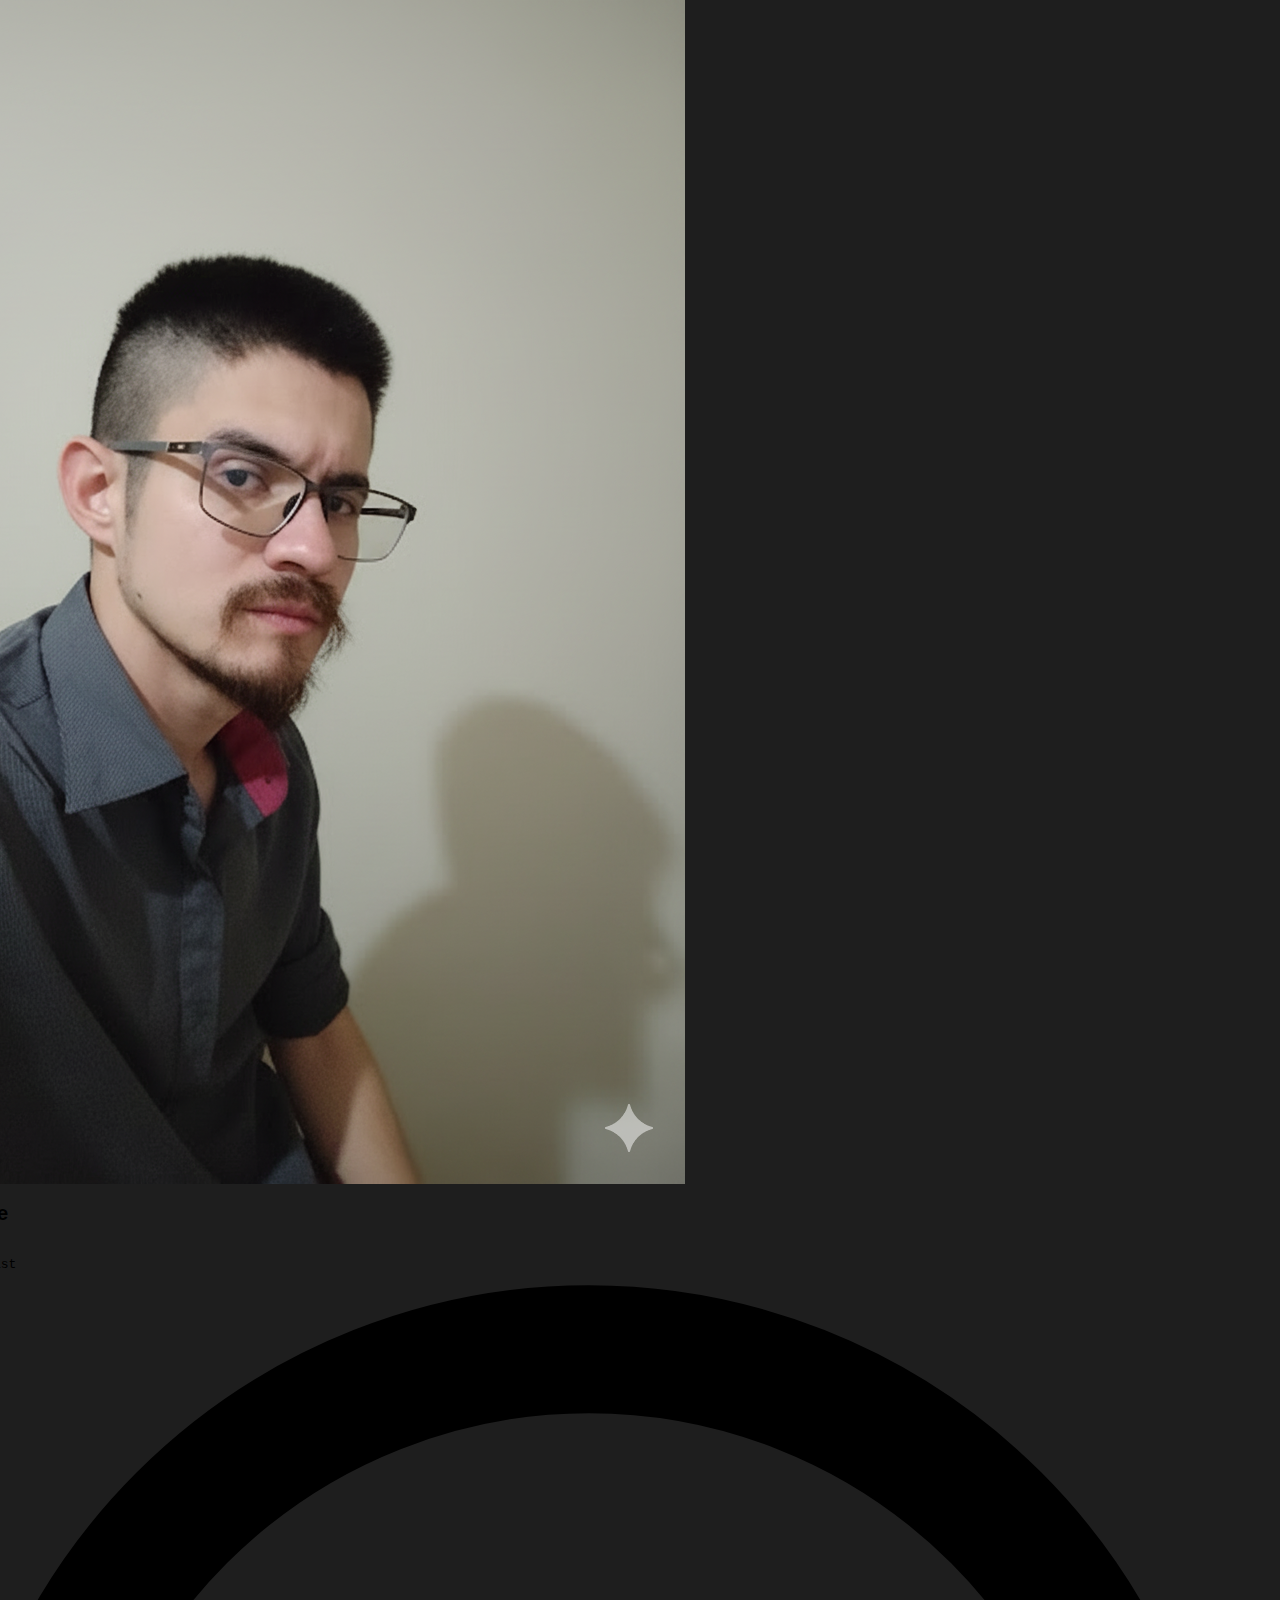
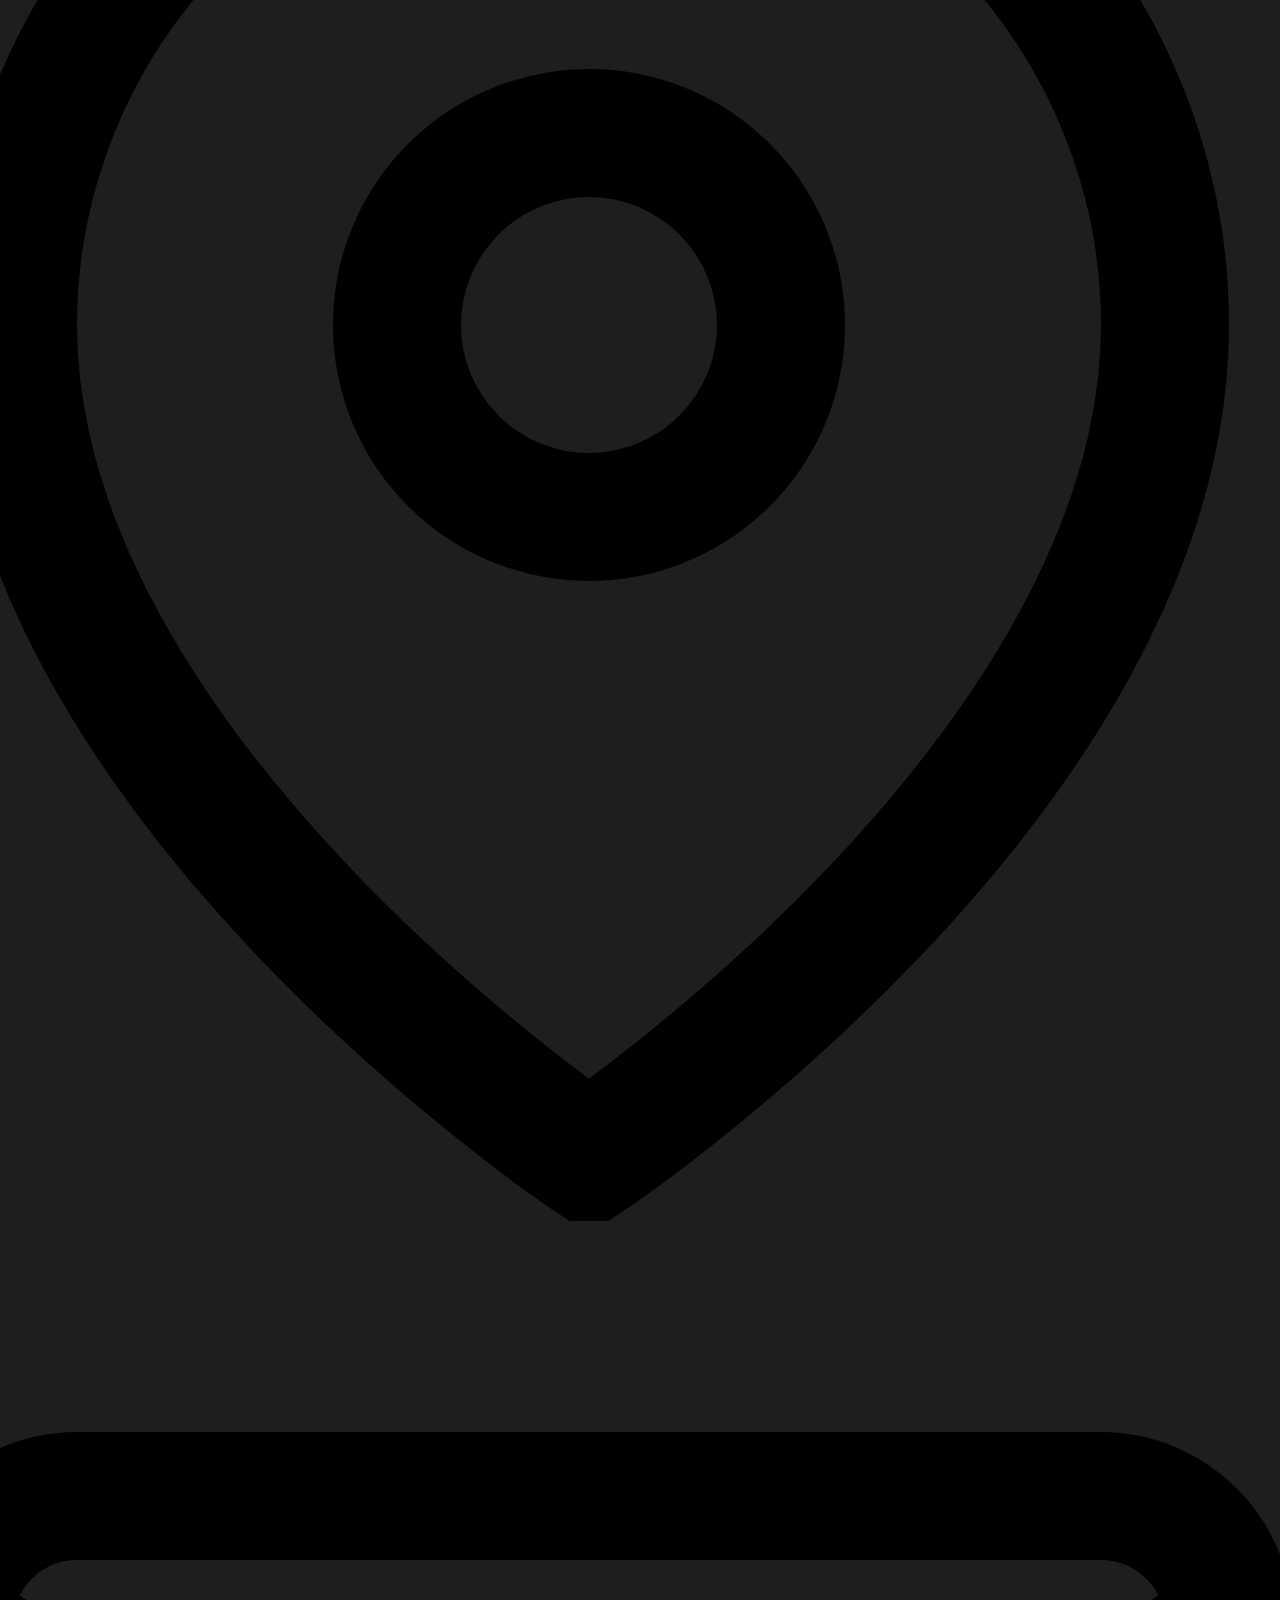
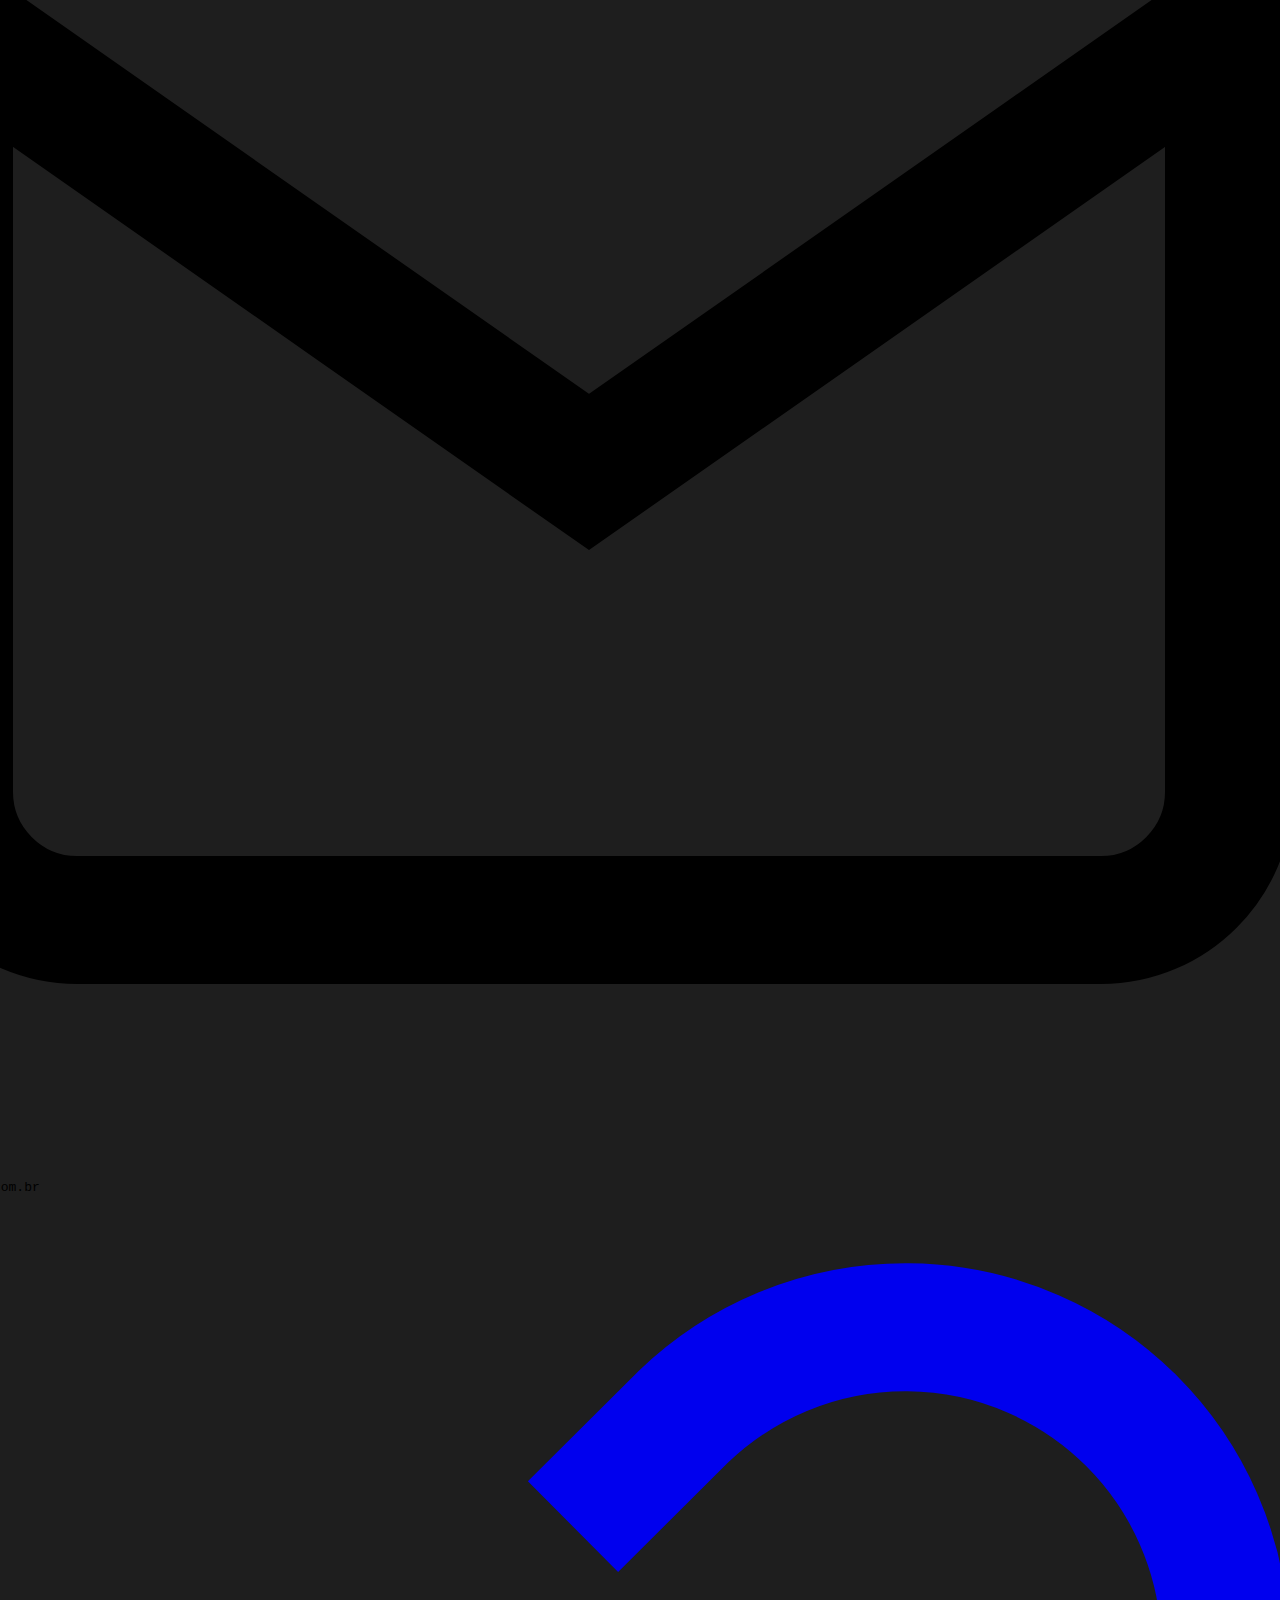
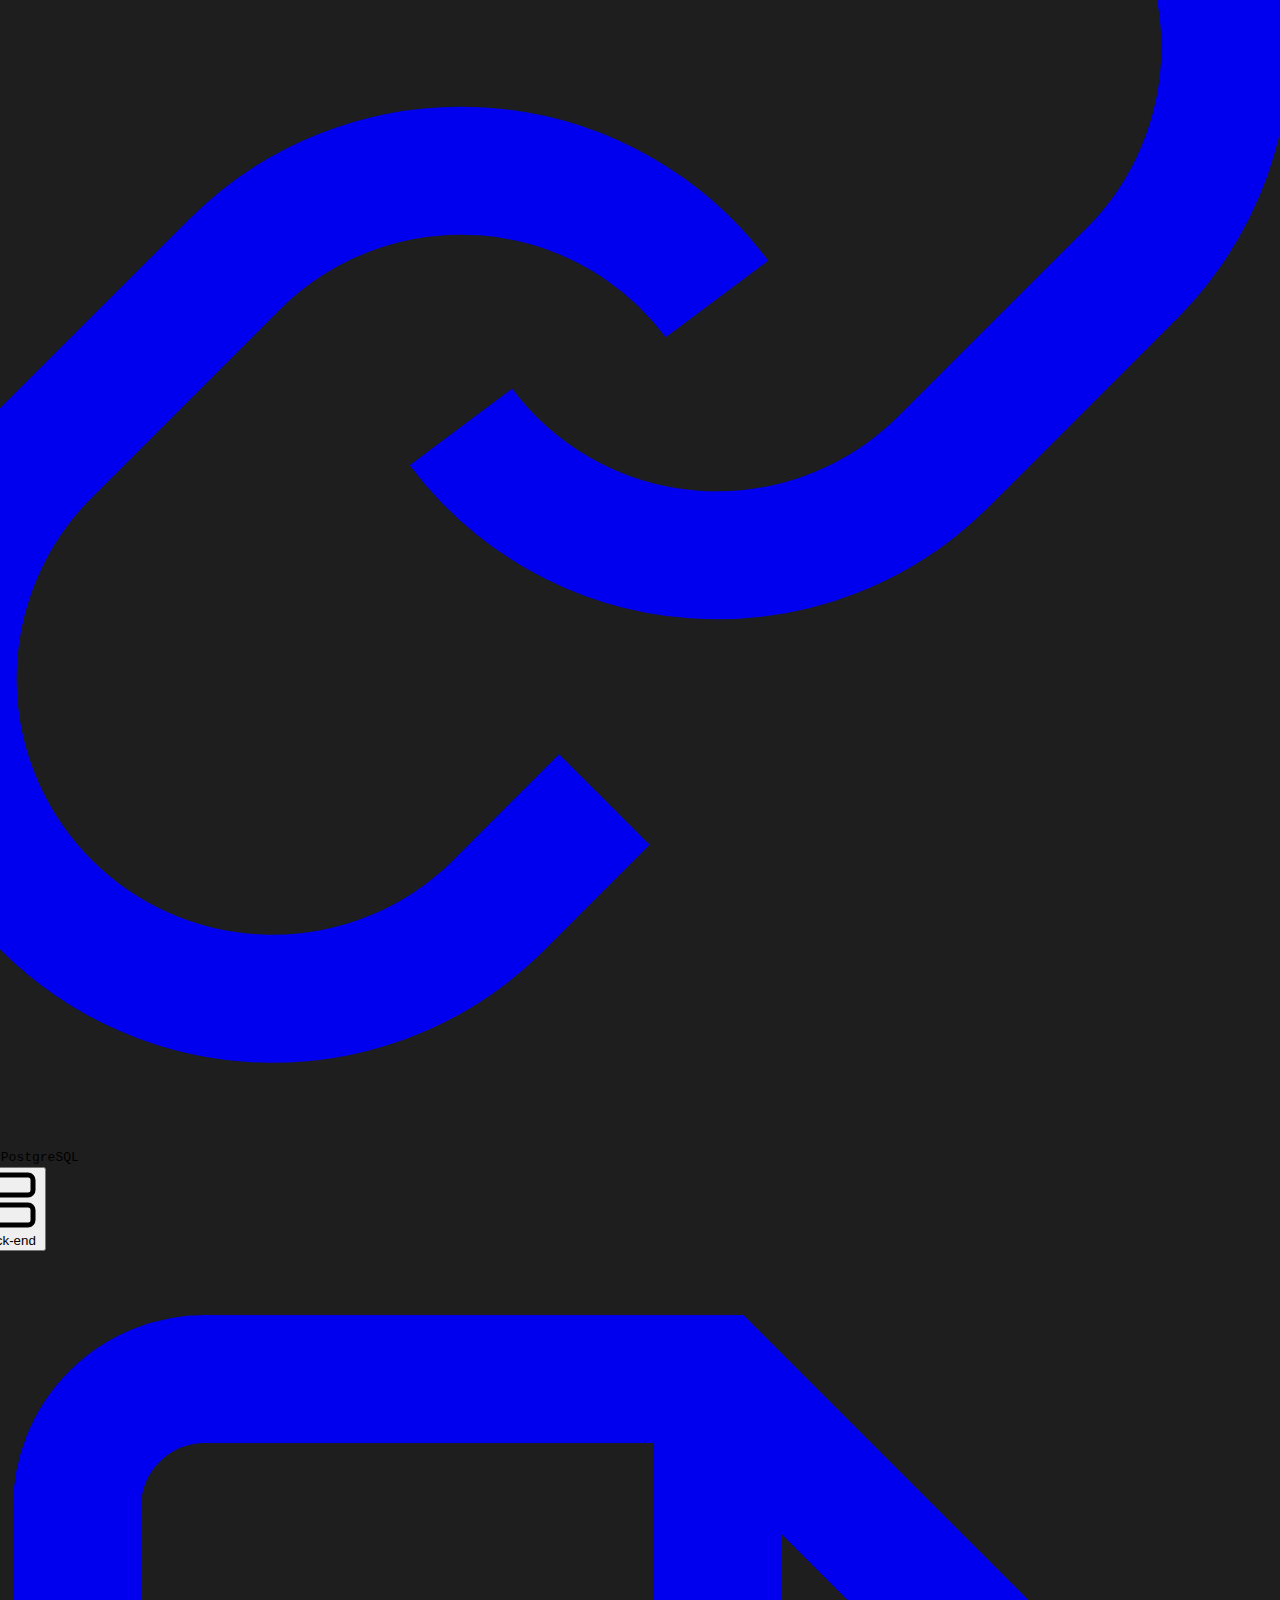
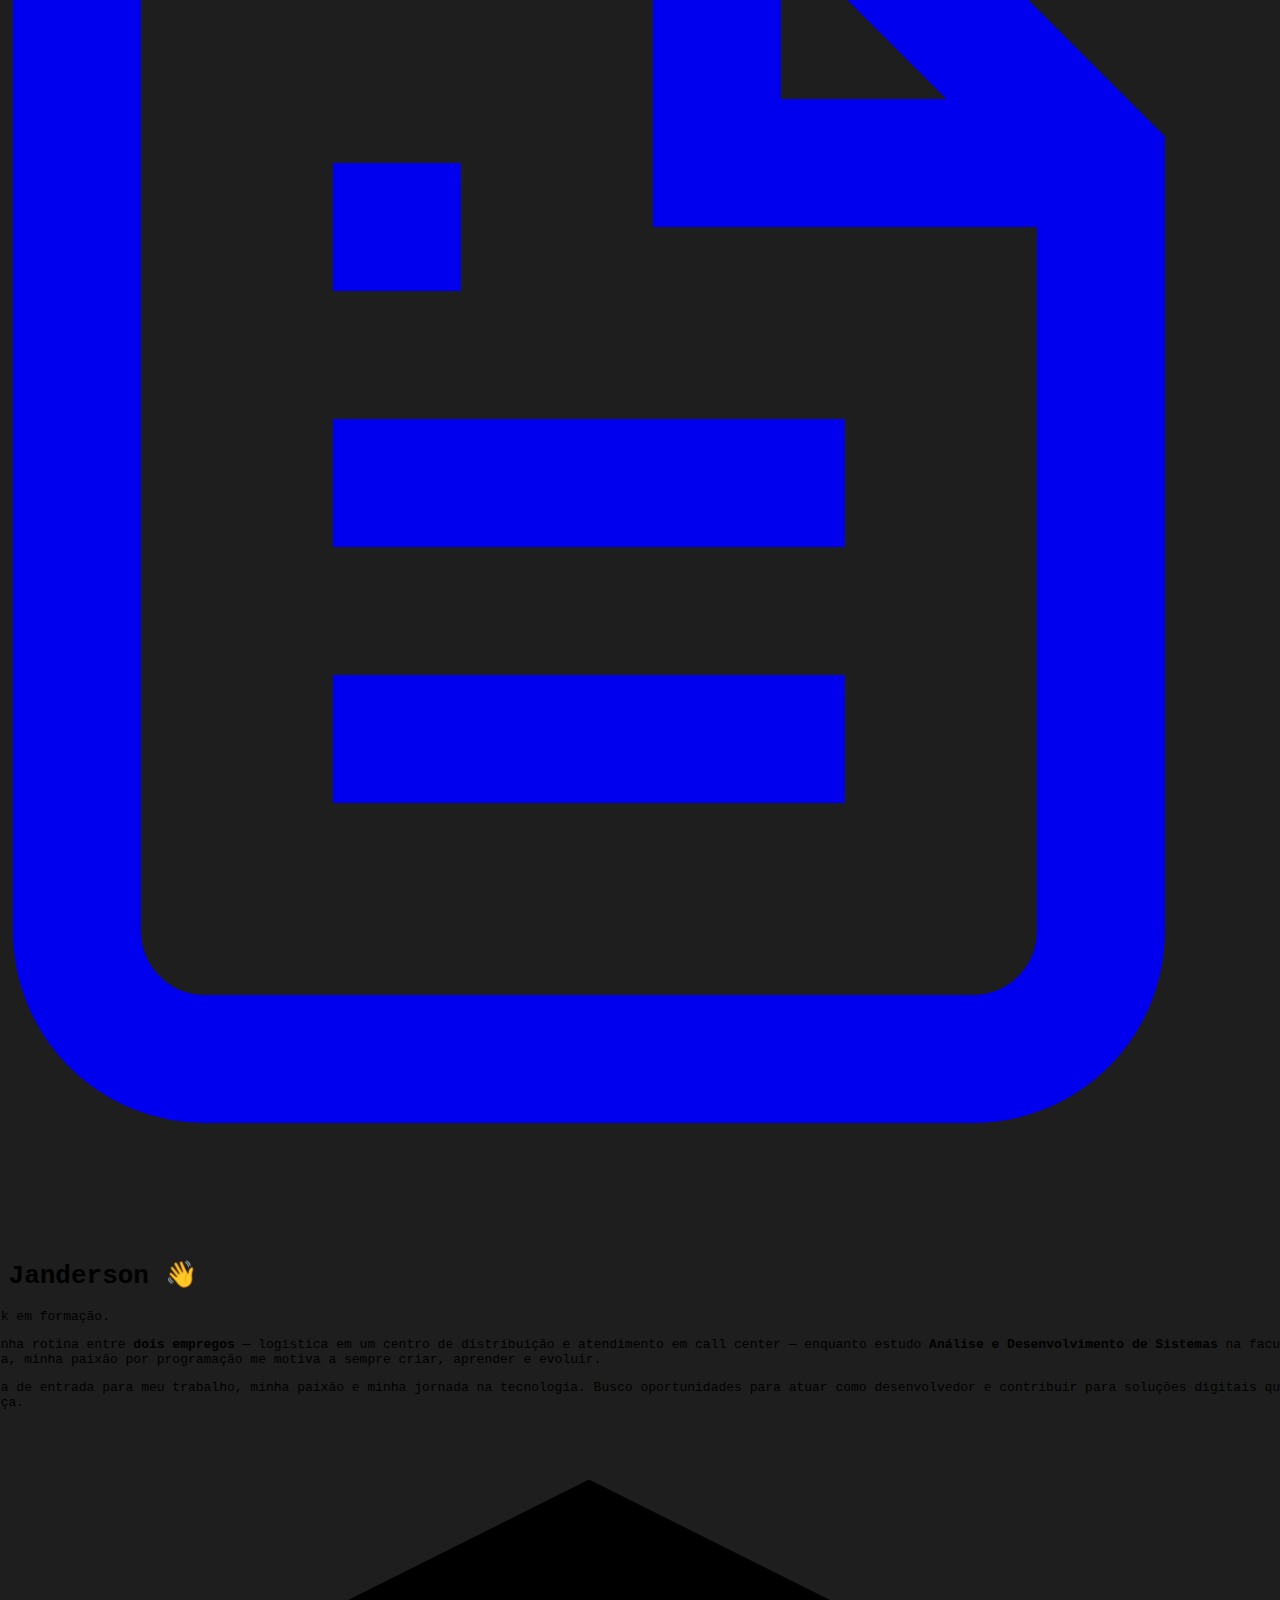
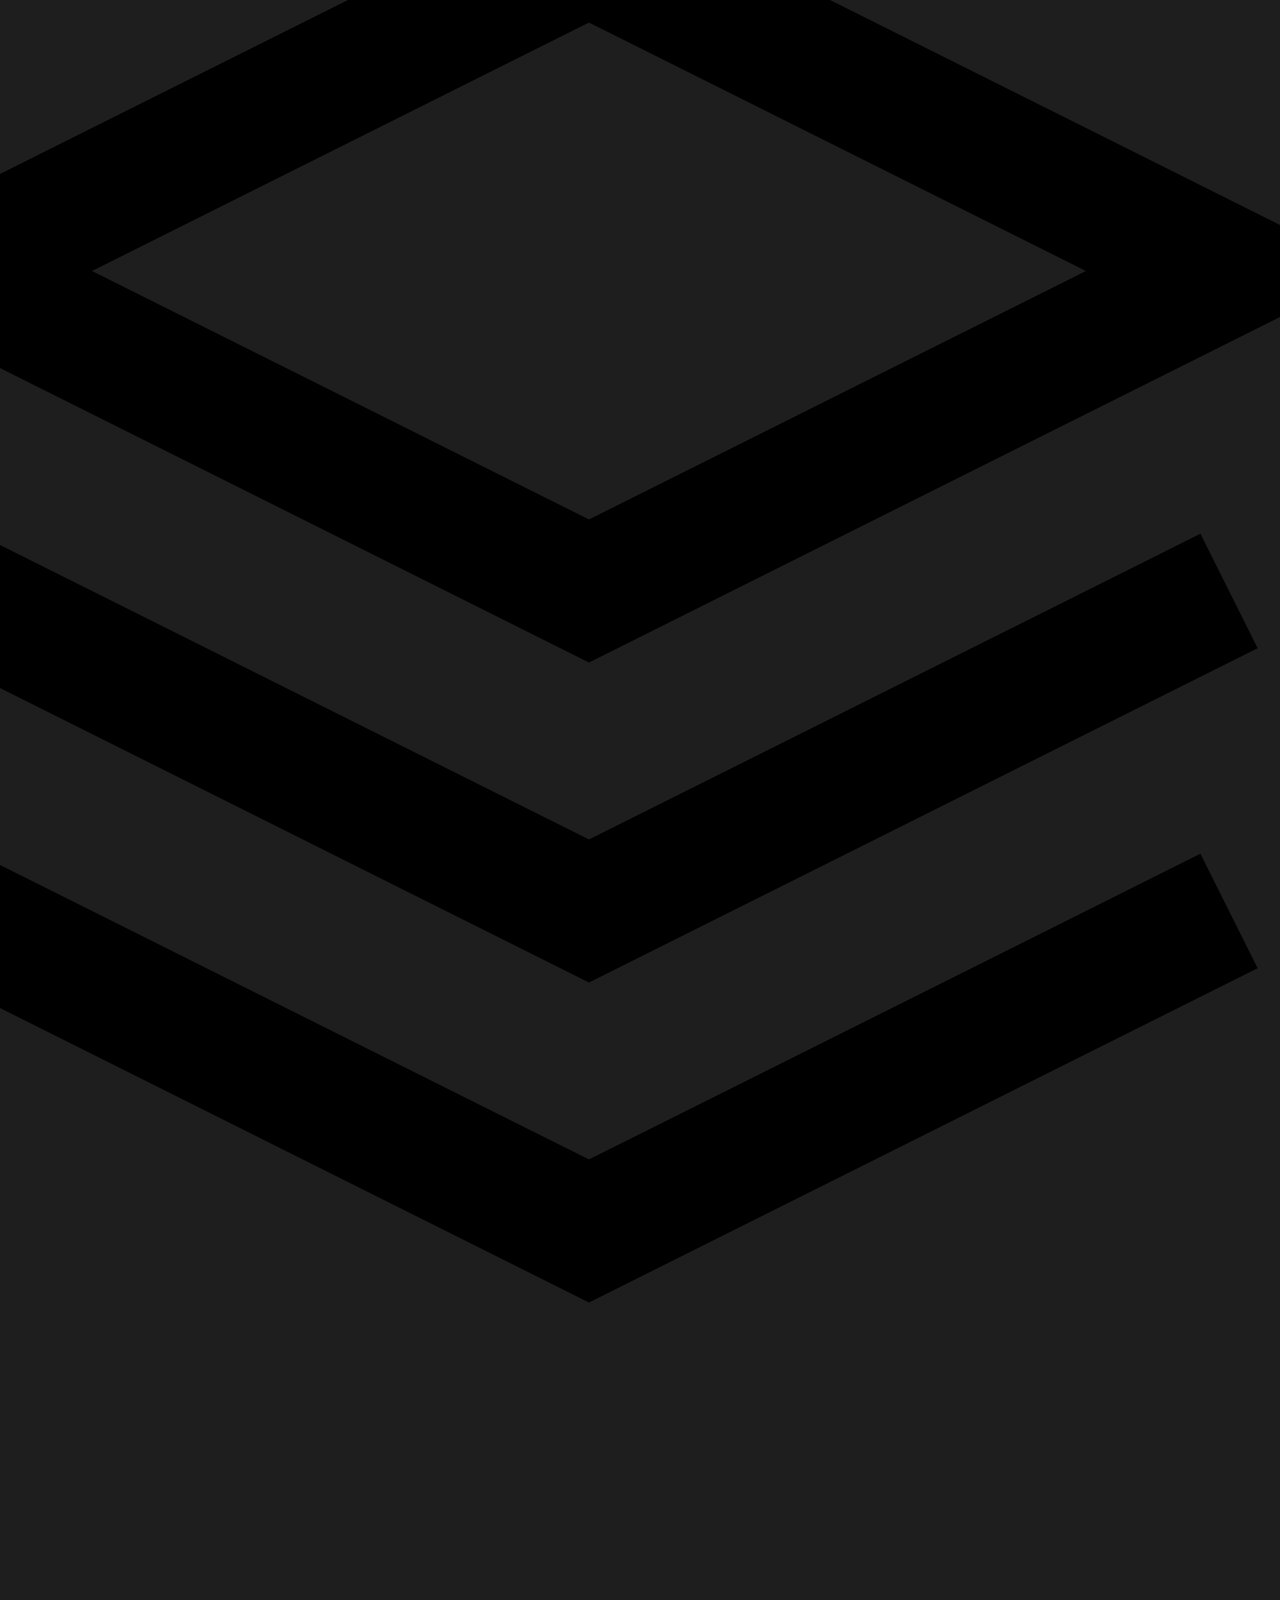
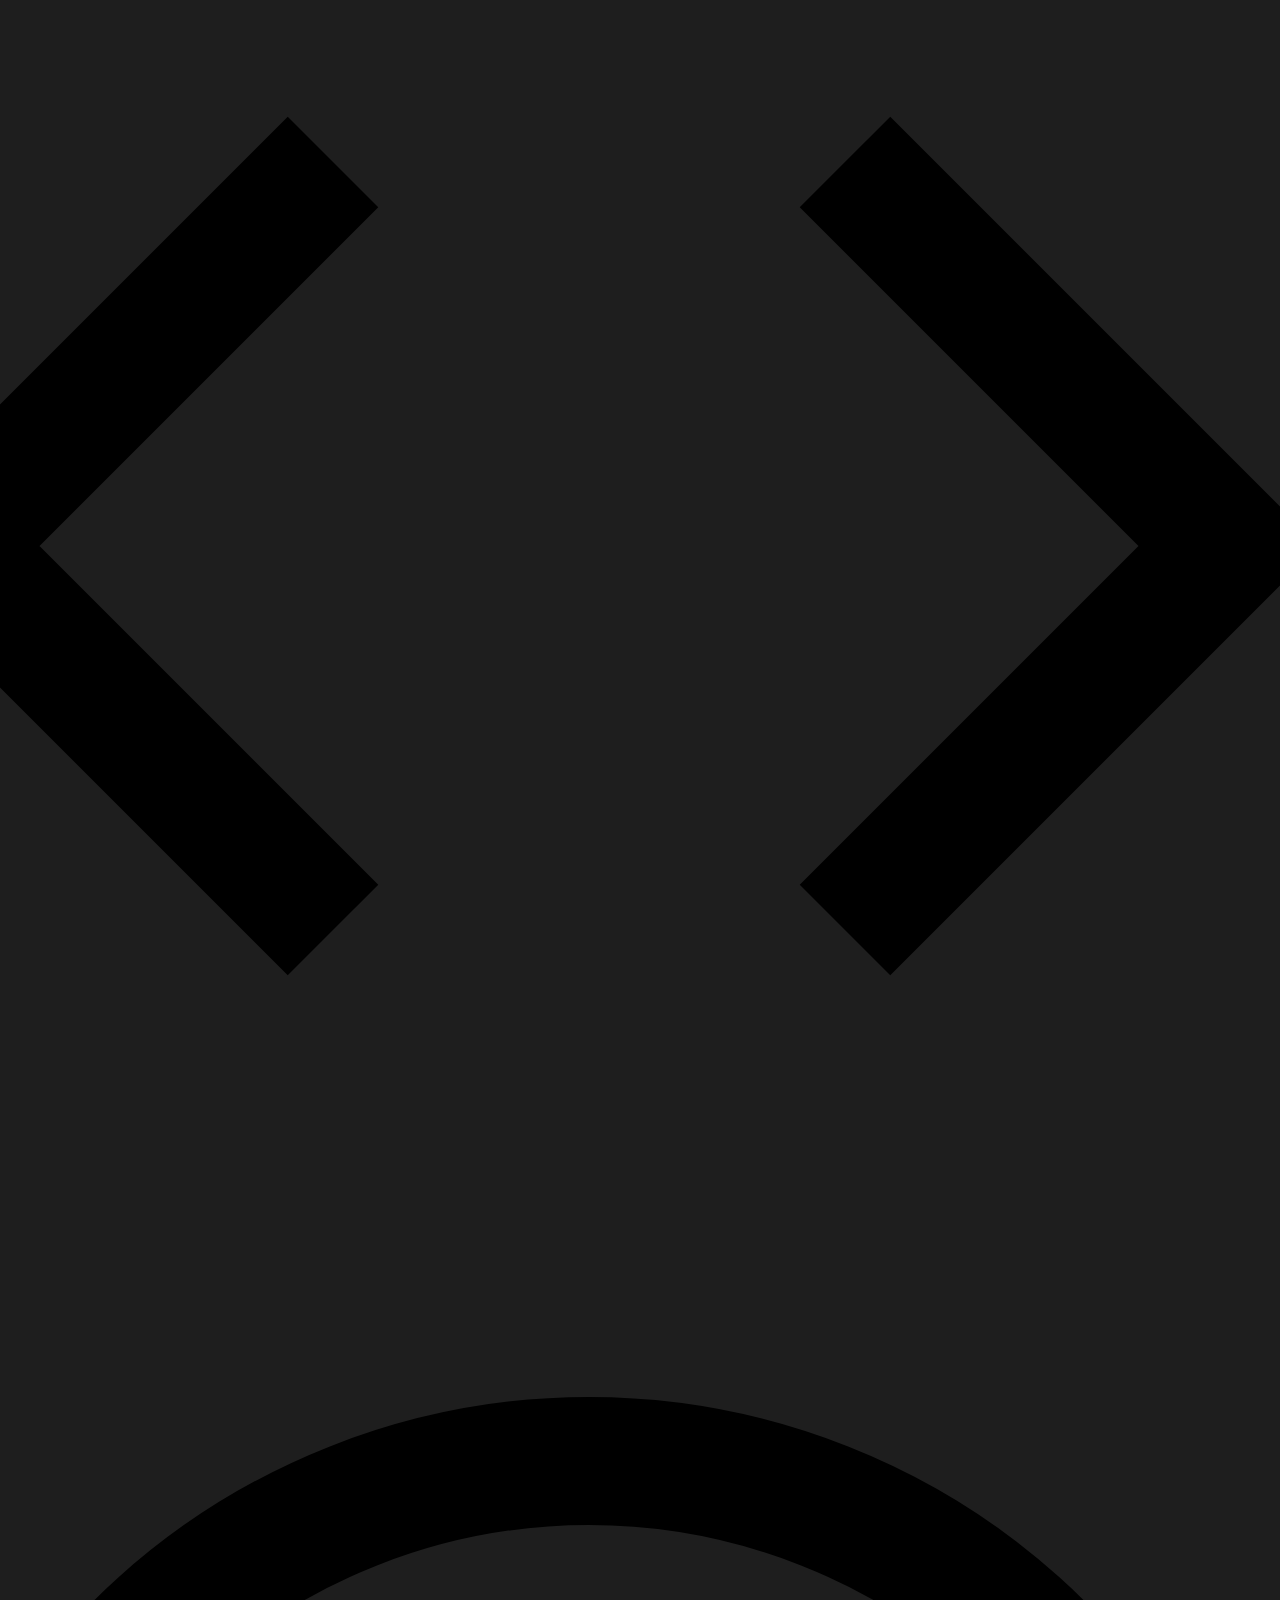
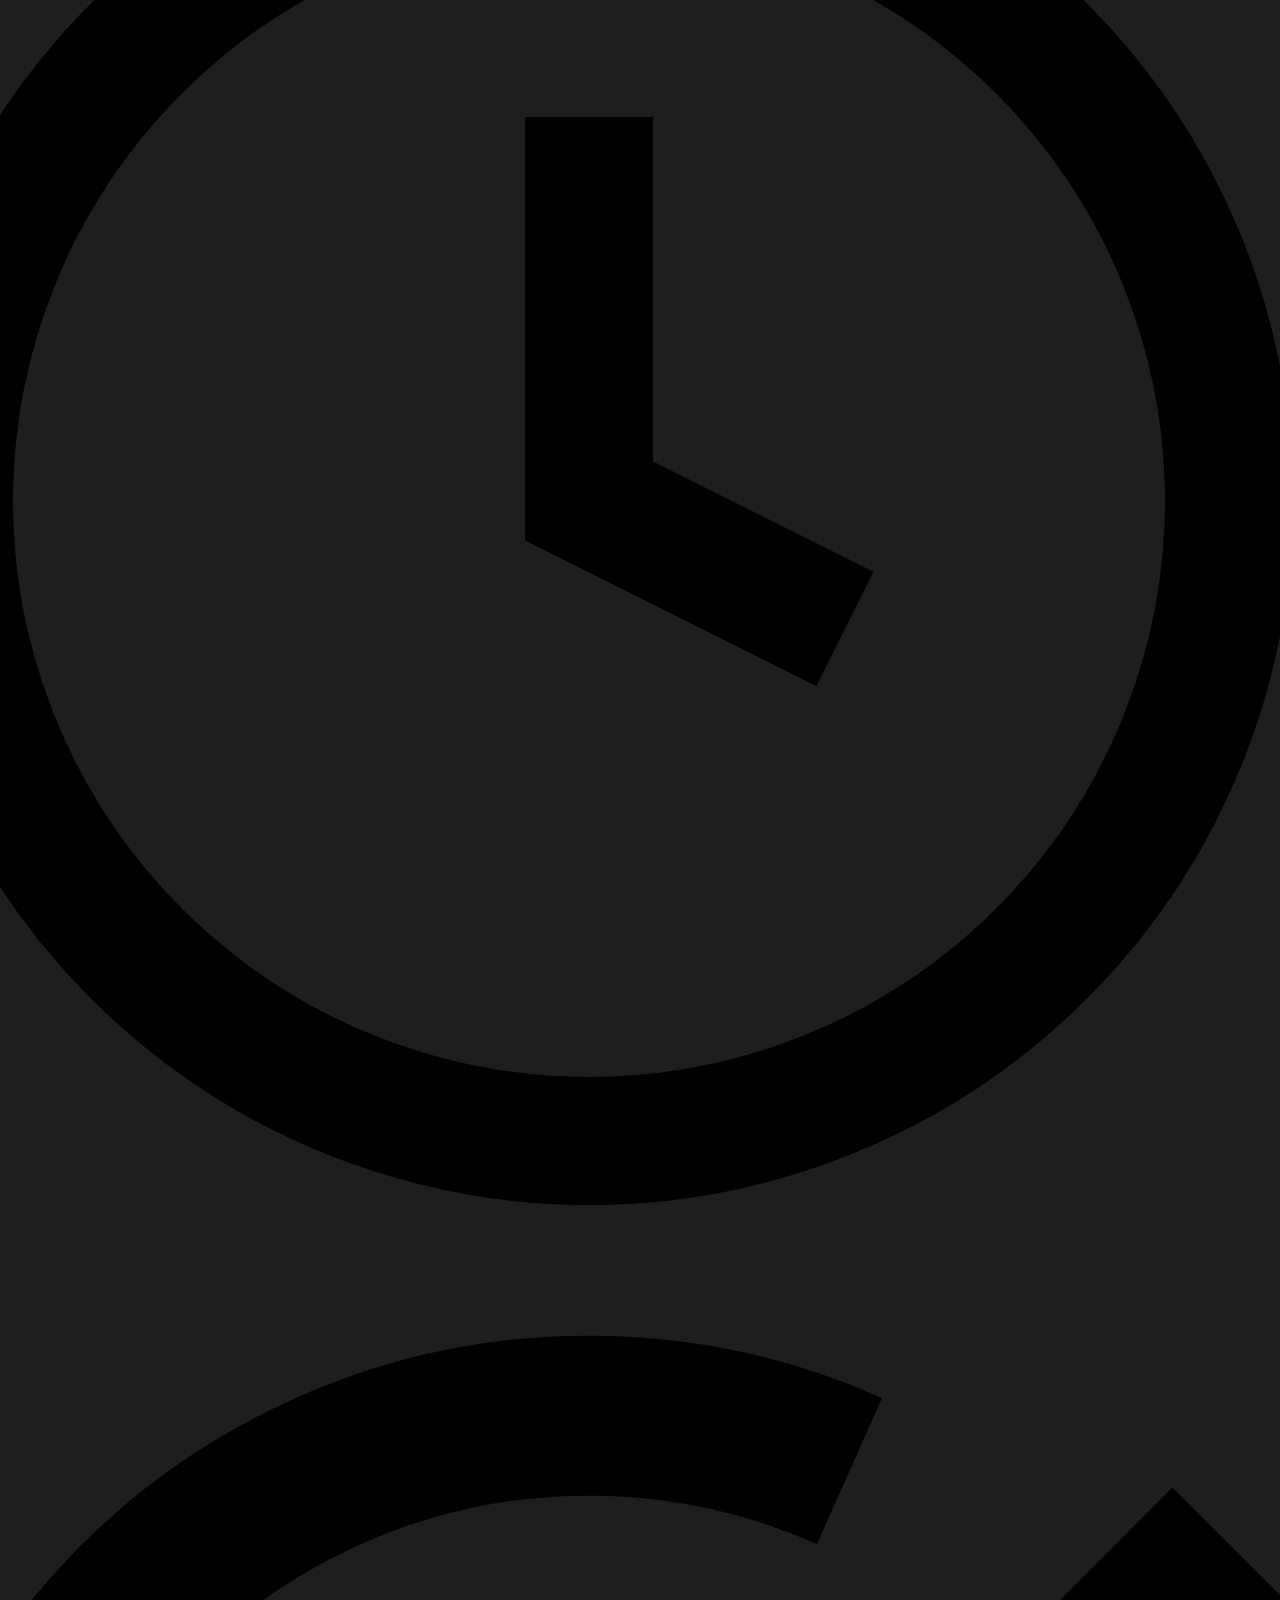
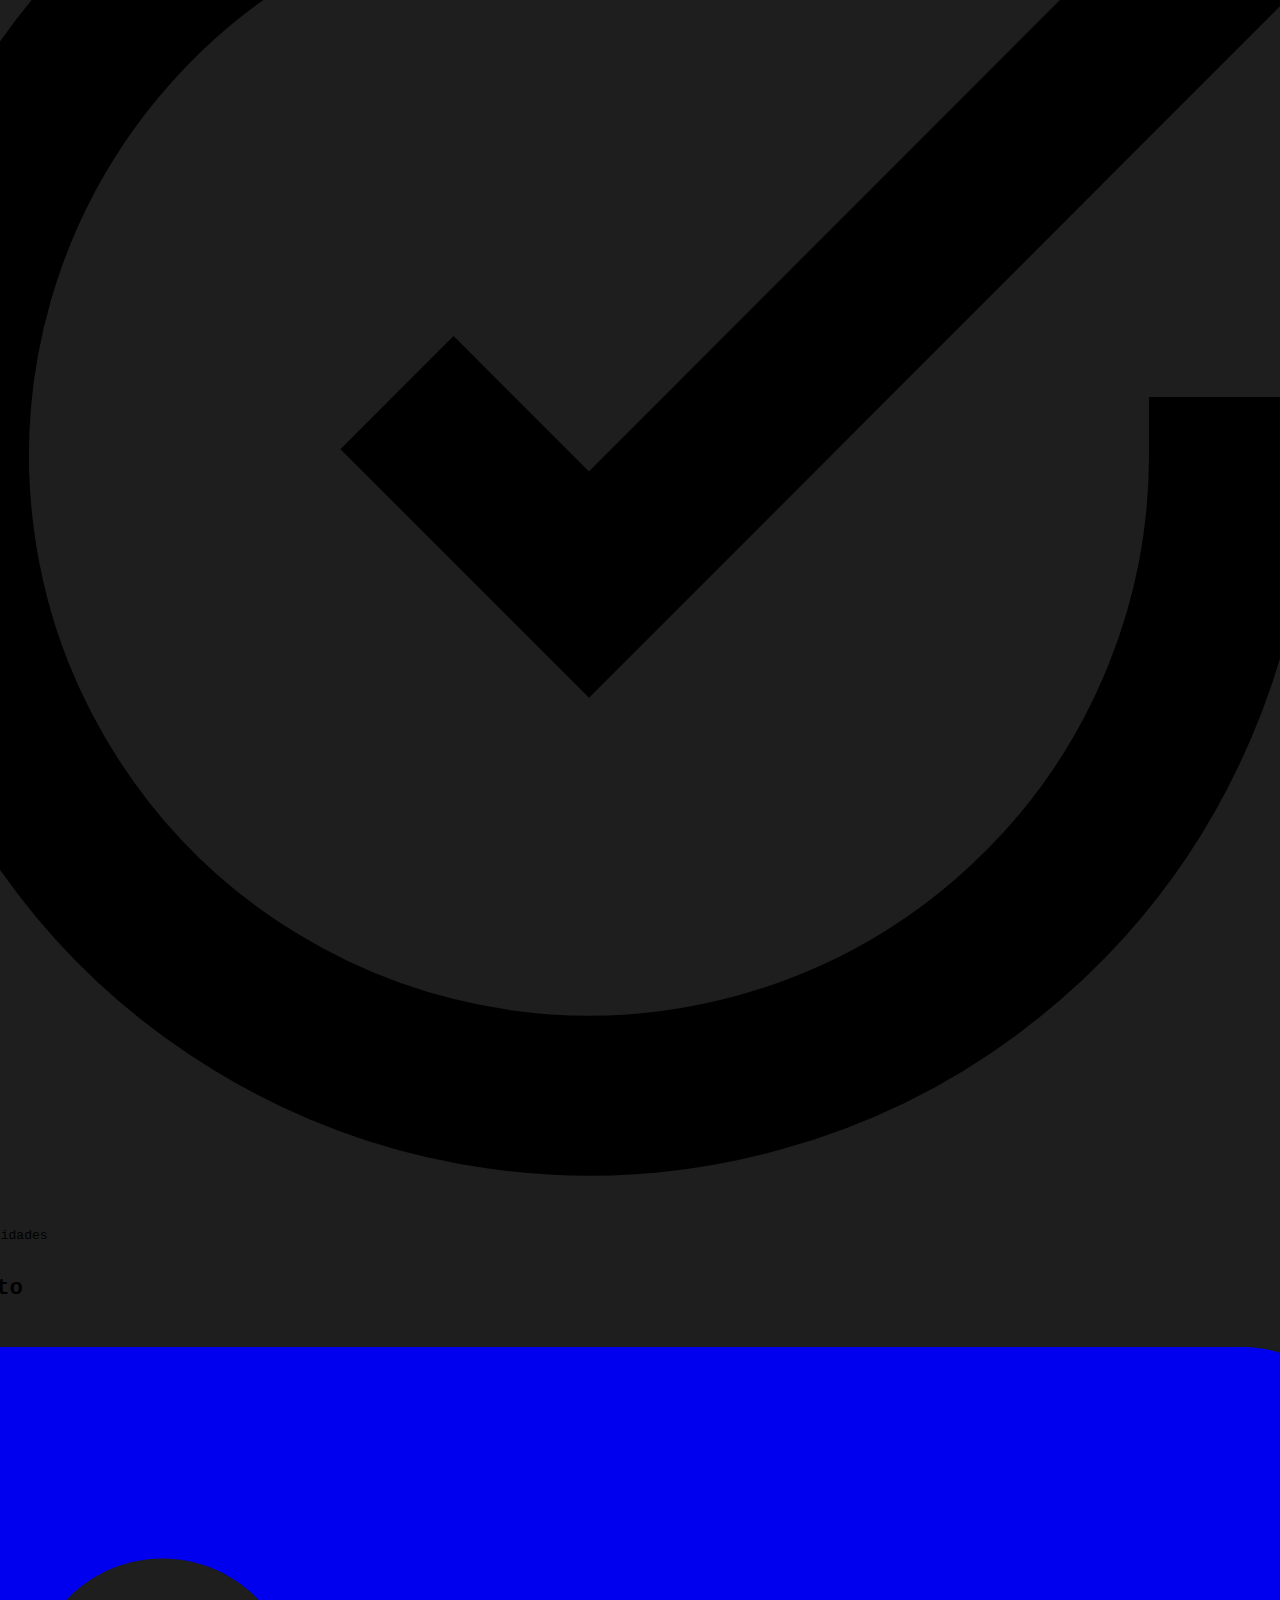
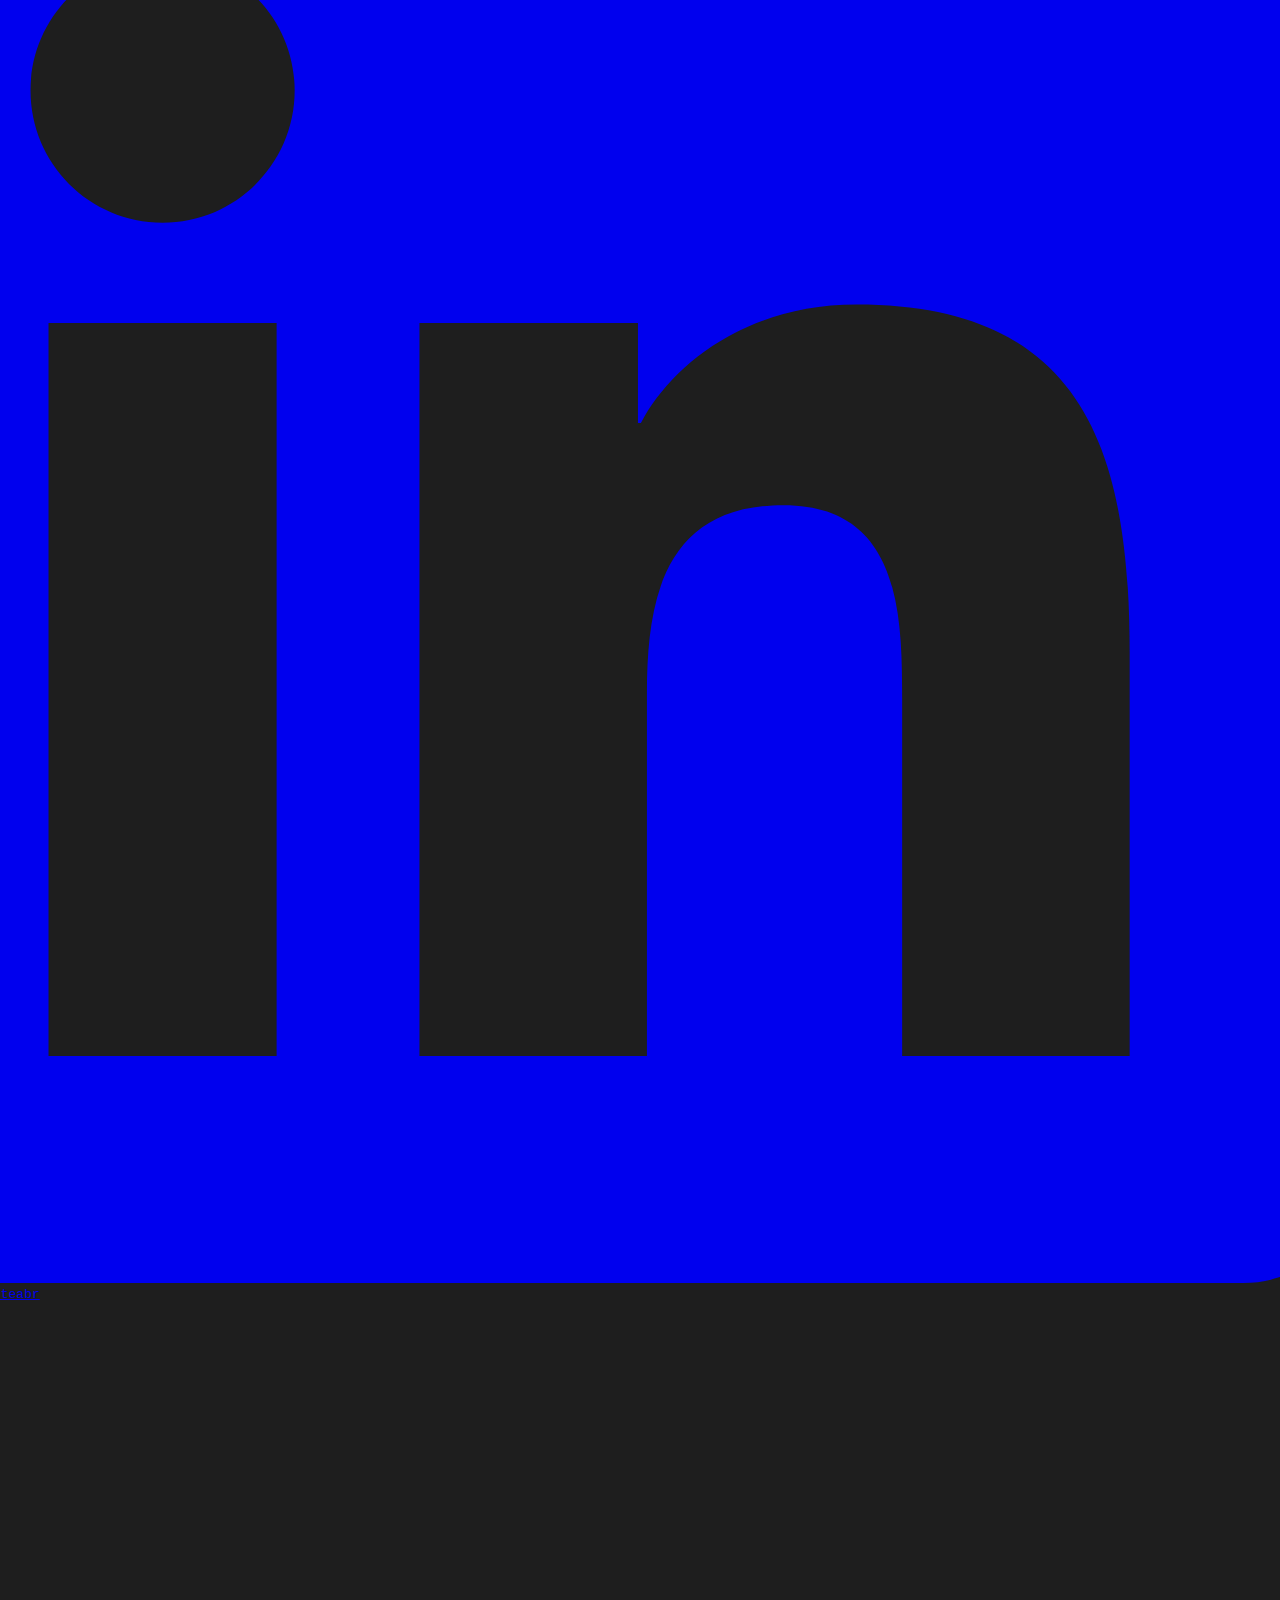
<file: index.html>
<!DOCTYPE html>
<html lang="pt-br">
<head>
    <meta charset="UTF-8">
    <meta name="viewport" content="width=device-width, initial-scale=1.0">
    <title>Janderson Duarte · Desenvolvedor Full Stack</title>
    
    <!-- CSS -->
    <link rel="stylesheet" href="style.css">
    
    <!-- Favicon -->
    <link rel="icon" type="image/svg+xml" href="./assets/favicon.svg">
</head>
<body>
    <div class="app">
        <!-- Sidebar / Navegação -->
        <aside class="sidebar">
            <div class="profile">
                <div class="avatar" id="profileAvatar">
                    <img src="./assets/picture.png" alt="Janderson Duarte">
                </div>
                <h2>Janderson Duarte</h2>
                <p class="role">Full Stack Developer <BR>
Backend & Data Enthusiast</p>

    <!-- Informações de contato no perfil -->
    <div class="contact-info">
        <div class="contact-item">
            <svg class="icon" viewBox="0 0 24 24" fill="none" stroke="currentColor" stroke-width="2">
                <path d="M21 10c0 7-9 13-9 13s-9-6-9-13a9 9 0 0 1 18 0z"></path>
                <circle cx="12" cy="10" r="3"></circle>
            </svg>
            <span>São Paulo - Brasil</span>
        </div>
        
        <div class="contact-item">
            <svg class="icon" viewBox="0 0 24 24" fill="none" stroke="currentColor" stroke-width="2">
                <path d="M4 4h16c1.1 0 2 .9 2 2v12c0 1.1-.9 2-2 2H4c-1.1 0-2-.9-2-2V6c0-1.1.9-2 2-2z"></path>
                <polyline points="22,6 12,13 2,6"></polyline>
            </svg>
            <span>jandersonduarte@yahoo.com.br</span>
        </div>
        
        <a href="https://jandersonhp.github.io/DevlinkJnd/" target="_blank" class="contact-item contact-link">
            <svg class="icon" viewBox="0 0 24 24" fill="none" stroke="currentColor" stroke-width="2">
                <path d="M10 13a5 5 0 0 0 7.54.54l3-3a5 5 0 0 0-7.07-7.07l-1.72 1.71"></path>
                <path d="M14 11a5 5 0 0 0-7.54-.54l-3 3a5 5 0 0 0 7.07 7.07l1.71-1.71"></path>
            </svg>
            <span>DevLink</span>
        </a>
    </div>

                <div class="tech-tags">
                    <span>Java</span>
                    <span>Python</span>
                    <span>JavaScript</span>
                    <span>PostgreSQL</span>
                </div>
            </div>

            <nav class="nav-menu">
                <button class="nav-item active" data-view="about">
                    <svg class="icon" viewBox="0 0 24 24" fill="none" stroke="currentColor" stroke-width="2">
                        <path d="M20 21v-2a4 4 0 0 0-4-4H8a4 4 0 0 0-4 4v2"></path>
                        <circle cx="12" cy="7" r="4"></circle>
                    </svg>
                    <span>Sobre</span>
                </button>
                <button class="nav-item" data-view="frontend">
                    <svg class="icon" viewBox="0 0 24 24" fill="none" stroke="currentColor" stroke-width="2">
                        <rect x="2" y="3" width="20" height="14" rx="2" ry="2"></rect>
                        <line x1="8" y1="21" x2="16" y2="21"></line>
                        <line x1="12" y1="17" x2="12" y2="21"></line>
                    </svg>
                    <span>Front-end</span>
                </button>
                <button class="nav-item" data-view="backend">
                    <svg class="icon" viewBox="0 0 24 24" fill="none" stroke="currentColor" stroke-width="2">
                        <rect x="2" y="2" width="20" height="8" rx="2" ry="2"></rect>
                        <rect x="2" y="14" width="20" height="8" rx="2" ry="2"></rect>
                        <line x1="6" y1="6" x2="6.01" y2="6"></line>
                        <line x1="6" y1="18" x2="6.01" y2="18"></line>
                    </svg>
                    <span>Back-end</span>
                </button>
            </nav>
            
            <div class="sidebar-footer">
                <a href="./CurriculoJandersonDuarteTI.pdf" target="_blank" class="contact-btn cv-btn">
                    <svg class="icon" viewBox="0 0 24 24" fill="none" stroke="currentColor" stroke-width="2">
                        <path d="M14 2H6a2 2 0 0 0-2 2v16a2 2 0 0 0 2 2h12a2 2 0 0 0 2-2V8z"></path>
                        <polyline points="14 2 14 8 20 8"></polyline>
                        <line x1="16" y1="13" x2="8" y2="13"></line>
                        <line x1="16" y1="17" x2="8" y2="17"></line>
                        <polyline points="10 9 9 9 8 9"></polyline>
                    </svg>
                    <span>Currículo (PDF)</span>
                </a>
            </div>
        </aside>

        <!-- Conteúdo Principal -->
        <main class="content">
            <!-- Header de utilidades -->
            <div class="content-util">
                <button class="theme-toggle" id="themeToggle" aria-label="Alternar tema">
                    <svg class="icon-sun" viewBox="0 0 24 24" fill="none" stroke="currentColor" stroke-width="2">
                        <circle cx="12" cy="12" r="5"></circle>
                        <line x1="12" y1="1" x2="12" y2="3"></line>
                        <line x1="12" y1="21" x2="12" y2="23"></line>
                        <line x1="4.22" y1="4.22" x2="5.64" y2="5.64"></line>
                        <line x1="18.36" y1="18.36" x2="19.78" y2="19.78"></line>
                        <line x1="1" y1="12" x2="3" y2="12"></line>
                        <line x1="21" y1="12" x2="23" y2="12"></line>
                        <line x1="4.22" y1="19.78" x2="5.64" y2="18.36"></line>
                        <line x1="18.36" y1="5.64" x2="19.78" y2="4.22"></line>
                    </svg>
                    <svg class="icon-moon" viewBox="0 0 24 24" fill="none" stroke="currentColor" stroke-width="2">
                        <path d="M21 12.79A9 9 0 1 1 11.21 3 7 7 0 0 0 21 12.79z"></path>
                    </svg>
                </button>
            </div>

            <!-- VIEW: SOBRE -->
            <section class="view active" id="about-view">
                <div class="content-header">
                    <h1>Olá, eu sou Janderson 👋</h1>
                    <p>Desenvolvedor Full Stack em formação.</p>
                </div>
                
                <div class="about-card">
                    <p>
                        Atualmente, concilio minha rotina entre <strong>dois empregos</strong> — logística em um centro de distribuição e atendimento em call center — enquanto estudo <strong>Análise e Desenvolvimento de Sistemas</strong> na faculdade. Apesar da rotina intensa, minha paixão por programação me motiva a sempre criar, aprender e evoluir.
                    </p>
                    
                    <p>
                        Este portfólio é a porta de entrada para meu trabalho, minha paixão e minha jornada na tecnologia. Busco oportunidades para atuar como desenvolvedor e contribuir para soluções digitais que realmente façam diferença.
                    </p>
                    
                    <div class="about-highlights">
                        <div class="highlight-item">
                            <svg class="icon" viewBox="0 0 24 24" fill="none" stroke="currentColor" stroke-width="2">
                                <path d="M12 2L2 7l10 5 10-5-10-5z"></path>
                                <path d="M2 17l10 5 10-5"></path>
                                <path d="M2 12l10 5 10-5"></path>
                            </svg>
                            <span>ADS (em andamento)</span>
                        </div>
                        <div class="highlight-item">
                            <svg class="icon" viewBox="0 0 24 24" fill="none" stroke="currentColor" stroke-width="2">
                                <polyline points="16 18 22 12 16 6"></polyline>
                                <polyline points="8 6 2 12 8 18"></polyline>
                            </svg>
                            <span>+10 projetos pessoais</span>
                        </div>
                        <div class="highlight-item">
                            <svg class="icon" viewBox="0 0 24 24" fill="none" stroke="currentColor" stroke-width="2">
                                <circle cx="12" cy="12" r="10"></circle>
                                <polyline points="12 6 12 12 16 14"></polyline>
                            </svg>
                            <span>Estudo diário</span>
                        </div>
                    </div>
                </div>
                
                <!-- Badge de disponível -->
                <div class="availability-wrapper">
                    <span class="availability-badge">
                        <svg class="icon" viewBox="0 0 24 24" fill="none" stroke="currentColor" stroke-width="2.5">
                            <path d="M22 11.08V12a10 10 0 1 1-5.93-9.14"></path>
                            <polyline points="22 4 12 14.01 9 11.01"></polyline>
                        </svg>
                        Disponível para oportunidades
                    </span>
                </div>
                
                <div class="content-header" style="margin-top: 32px;">
                    <h2 style="font-size: 1.4rem;">Redes e contato</h2>
                    <p>Onde me encontrar</p>
                </div>
                
                <div class="social-grid">
                    <!-- LinkedIn -->
                    <a href="https://www.linkedin.com/in/jandersonduarteabr/" target="_blank" class="social-card linkedin">
                        <div class="social-icon">
                            <svg viewBox="0 0 24 24" fill="currentColor">
                                <path d="M20.447 20.452h-3.554v-5.569c0-1.328-.027-3.037-1.852-3.037-1.853 0-2.136 1.445-2.136 2.939v5.667H9.351V9h3.414v1.561h.046c.477-.9 1.637-1.85 3.37-1.85 3.601 0 4.267 2.37 4.267 5.455v6.286zM5.337 7.433c-1.144 0-2.063-.926-2.063-2.065 0-1.138.92-2.063 2.063-2.063 1.14 0 2.064.925 2.064 2.063 0 1.139-.925 2.065-2.064 2.065zm1.782 13.019H3.555V9h3.564v11.452zM22.225 0H1.771C.792 0 0 .774 0 1.729v20.542C0 23.227.792 24 1.771 24h20.451C23.2 24 24 23.227 24 22.271V1.729C24 .774 23.2 0 22.222 0h.003z"/>
                            </svg>
                        </div>
                        <div class="social-info">
                            <span class="social-name">LinkedIn</span>
                            <span class="social-handle">@jandersonduarteabr</span>
                        </div>
                        <svg class="arrow-icon" viewBox="0 0 24 24" fill="none" stroke="currentColor" stroke-width="2">
                            <path d="M7 17L17 7M17 7H7M17 7V17"/>
                        </svg>
                    </a>
                    
                    <!-- GitHub -->
                    <a href="https://github.com/jandersonhp" target="_blank" class="social-card github">
                        <div class="social-icon">
                            <svg viewBox="0 0 24 24" fill="currentColor">
                                <path d="M12 0C5.374 0 0 5.373 0 12c0 5.302 3.438 9.8 8.205 11.387.6.113.82-.26.82-.58 0-.287-.01-1.05-.015-2.06-3.338.726-4.042-1.61-4.042-1.61-.546-1.39-1.335-1.76-1.335-1.76-1.09-.746.082-.73.082-.73 1.205.085 1.84 1.237 1.84 1.237 1.07 1.834 2.807 1.304 3.492.997.108-.776.418-1.306.762-1.605-2.665-.3-5.466-1.332-5.466-5.93 0-1.31.468-2.38 1.235-3.22-.123-.3-.535-1.52.117-3.16 0 0 1.008-.322 3.3 1.23.96-.267 1.98-.4 3-.405 1.02.005 2.04.138 3 .405 2.29-1.552 3.297-1.23 3.297-1.23.653 1.64.24 2.86.118 3.16.768.84 1.233 1.91 1.233 3.22 0 4.61-2.804 5.62-5.476 5.92.43.37.824 1.102.824 2.22 0 1.602-.015 2.894-.015 3.287 0 .322.216.698.83.578C20.565 21.795 24 17.3 24 12c0-6.627-5.373-12-12-12z"/>
                            </svg>
                        </div>
                        <div class="social-info">
                            <span class="social-name">GitHub</span>
                            <span class="social-handle">/jandersonhp</span>
                        </div>
                        <svg class="arrow-icon" viewBox="0 0 24 24" fill="none" stroke="currentColor" stroke-width="2">
                            <path d="M7 17L17 7M17 7H7M17 7V17"/>
                        </svg>
                    </a>
                    
                    <!-- Email -->
                    <a href="mailto:jandersonduarte@yahoo.com.br" class="social-card email" id="emailCard">
                        <div class="social-icon">
                            <svg viewBox="0 0 24 24" fill="none" stroke="currentColor" stroke-width="2">
                                <path d="M4 4h16c1.1 0 2 .9 2 2v12c0 1.1-.9 2-2 2H4c-1.1 0-2-.9-2-2V6c0-1.1.9-2 2-2z"></path>
                                <polyline points="22,6 12,13 2,6"></polyline>
                            </svg>
                        </div>
                        <div class="social-info">
                            <span class="social-name">Email</span>
                            <span class="social-handle">jandersonduarte@yahoo.com.br</span>
                        </div>
                        <svg class="arrow-icon" viewBox="0 0 24 24" fill="none" stroke="currentColor" stroke-width="2">
                            <path d="M7 17L17 7M17 7H7M17 7V17"/>
                        </svg>
                    </a>
                    
                    <!-- Instagram -->
                    <a href="https://www.instagram.com/jandao1403/" target="_blank" class="social-card instagram">
                        <div class="social-icon">
                            <svg viewBox="0 0 24 24" fill="currentColor">
                                <path d="M12 2.163c3.204 0 3.584.012 4.85.07 3.252.148 4.771 1.691 4.919 4.919.058 1.265.069 1.645.069 4.849 0 3.205-.012 3.584-.069 4.849-.149 3.225-1.664 4.771-4.919 4.919-1.266.058-1.644.07-4.85.07-3.204 0-3.584-.012-4.849-.07-3.26-.149-4.771-1.699-4.919-4.92-.058-1.265-.07-1.644-.07-4.849 0-3.204.013-3.583.07-4.849.149-3.227 1.664-4.771 4.919-4.919 1.266-.057 1.645-.069 4.849-.069zM12 0C8.741 0 8.333.014 7.053.072 2.695.272.273 2.69.073 7.052.014 8.333 0 8.741 0 12c0 3.259.014 3.668.072 4.948.2 4.358 2.618 6.78 6.98 6.98C8.333 23.986 8.741 24 12 24c3.259 0 3.668-.014 4.948-.072 4.354-.2 6.782-2.618 6.979-6.98.059-1.28.073-1.689.073-4.948 0-3.259-.014-3.667-.072-4.947-.196-4.354-2.617-6.78-6.979-6.98C15.668.014 15.259 0 12 0zm0 5.838a6.162 6.162 0 100 12.324 6.162 6.162 0 000-12.324zM12 16a4 4 0 110-8 4 4 0 010 8zm6.406-11.845a1.44 1.44 0 100 2.881 1.44 1.44 0 000-2.881z"/>
                            </svg>
                        </div>
                        <div class="social-info">
                            <span class="social-name">Instagram</span>
                            <span class="social-handle">@jandao1403</span>
                        </div>
                        <svg class="arrow-icon" viewBox="0 0 24 24" fill="none" stroke="currentColor" stroke-width="2">
                            <path d="M7 17L17 7M17 7H7M17 7V17"/>
                        </svg>
                    </a>
                    
                    <!-- Facebook -->
                    <a href="https://www.facebook.com/jyriver/" target="_blank" class="social-card facebook">
                        <div class="social-icon">
                            <svg viewBox="0 0 24 24" fill="currentColor">
                                <path d="M24 12.073c0-6.627-5.373-12-12-12s-12 5.373-12 12c0 5.99 4.388 10.954 10.125 11.854v-8.385H7.078v-3.47h3.047V9.43c0-3.007 1.792-4.669 4.533-4.669 1.312 0 2.686.235 2.686.235v2.953H15.83c-1.491 0-1.956.925-1.956 1.874v2.25h3.328l-.532 3.47h-2.796v8.385C19.612 23.027 24 18.062 24 12.073z"/>
                            </svg>
                        </div>
                        <div class="social-info">
                            <span class="social-name">Facebook</span>
                            <span class="social-handle">/jyriver</span>
                        </div>
                        <svg class="arrow-icon" viewBox="0 0 24 24" fill="none" stroke="currentColor" stroke-width="2">
                            <path d="M7 17L17 7M17 7H7M17 7V17"/>
                        </svg>
                    </a>
                </div>
            </section>

            <!-- VIEW: FRONT-END -->
            <section class="view" id="frontend-view">
                <div class="content-header">
                    <h1>Projetos Front-end</h1>
                    <p>Aplicações web com foco em experiência do usuário</p>
                </div>
                
                <div class="projects-grid">
                    <!-- DevLink -->
                    <article class="project-card">
                        <div class="project-image">
                            <img src="./assets/projects/frontend/devlink.png" alt="DevLink">
                        </div>
                        <div class="project-content">
                            <div class="project-header">
                                <h3>DevLink</h3>
                                <div class="project-year">2025</div>
                            </div>
                            <p class="project-description">DevLink com os mesmos projetos, mas com uma visualização mais pra mobile e com darkmode.</p>
                            <div class="project-tech">
                                <span>HTML</span>
                                <span>CSS</span>
                                <span>JavaScript</span>
                            </div>
                            <div class="project-actions">
                                <a href="https://jandersonhp.github.io/DevlinkJnd/" target="_blank" class="btn-demo">
                                    <svg class="btn-icon" viewBox="0 0 24 24" fill="none" stroke="currentColor" stroke-width="2">
                                        <circle cx="12" cy="12" r="2"></circle>
                                        <path d="M22 12c0 5.52-4.48 10-10 10S2 17.52 2 12 6.48 2 12 2s10 4.48 10 10z"></path>
                                    </svg>
                                    Demo
                                </a>
                                <a href="https://github.com/jandersonhp/DevlinkJnd" target="_blank" class="btn-code">
                                    <svg class="btn-icon" viewBox="0 0 24 24" fill="none" stroke="currentColor" stroke-width="2">
                                        <path d="M9 19c-5 1.5-5-2.5-7-3m14 6v-3.87a3.37 3.37 0 0 0-.94-2.61c3.14-.35 6.44-1.54 6.44-7A5.44 5.44 0 0 0 20 4.77 5.07 5.07 0 0 0 19.91 1S18.73.65 16 2.48a13.38 13.38 0 0 0-7 0C6.27.65 5.09 1 5.09 1A5.07 5.07 0 0 0 5 4.77a5.44 5.44 0 0 0-1.5 3.78c0 5.42 3.3 6.61 6.44 7A3.37 3.37 0 0 0 9 18.13V22"></path>
                                    </svg>
                                    Código
                                </a>
                            </div>
                        </div>
                    </article>

                    <!-- Fretado Tracker -->
                    <article class="project-card">
                        <div class="project-image">
                            <img src="./assets/projects/frontend/fretadotracker.png" alt="Fretado Tracker">
                        </div>
                        <div class="project-content">
                            <div class="project-header">
                                <h3>Fretado Tracker</h3>
                                <div class="project-year">2025</div>
                            </div>
                            <p class="project-description">Sistema de acompanhamento em tempo real da rota do fretado, com mapas interativos e notificações.</p>
                            <div class="project-tech">
                                <span>Firebase DB</span>
                                <span>Leaflet</span>
                                <span>API</span>
                            </div>
                            <div class="project-actions">
                                <a href="https://jandersonhp.github.io/fretado-tracker/" target="_blank" class="btn-demo">
                                    <svg class="btn-icon" viewBox="0 0 24 24" fill="none" stroke="currentColor" stroke-width="2">
                                        <circle cx="12" cy="12" r="2"></circle>
                                        <path d="M22 12c0 5.52-4.48 10-10 10S2 17.52 2 12 6.48 2 12 2s10 4.48 10 10z"></path>
                                    </svg>
                                    Demo
                                </a>
                                <a href="https://github.com/jandersonhp/fretado-tracker" target="_blank" class="btn-code">
                                    <svg class="btn-icon" viewBox="0 0 24 24" fill="none" stroke="currentColor" stroke-width="2">
                                        <path d="M9 19c-5 1.5-5-2.5-7-3m14 6v-3.87a3.37 3.37 0 0 0-.94-2.61c3.14-.35 6.44-1.54 6.44-7A5.44 5.44 0 0 0 20 4.77 5.07 5.07 0 0 0 19.91 1S18.73.65 16 2.48a13.38 13.38 0 0 0-7 0C6.27.65 5.09 1 5.09 1A5.07 5.07 0 0 0 5 4.77a5.44 5.44 0 0 0-1.5 3.78c0 5.42 3.3 6.61 6.44 7A3.37 3.37 0 0 0 9 18.13V22"></path>
                                    </svg>
                                    Código
                                </a>
                            </div>
                        </div>
                    </article>
                    
                    <!-- Detona Ralph -->
                    <article class="project-card">
                        <div class="project-image">
                            <img src="./assets/projects/frontend/detonaralph.png" alt="Detona Ralph">
                        </div>
                        <div class="project-content">
                            <div class="project-header">
                                <h3>Detona Ralph</h3>
                                <div class="project-year">2025</div>
                            </div>
                            <p class="project-description">Jogo interativo desenvolvido durante bootcamp, com mecânicas inspiradas no clássico arcade.</p>
                            <div class="project-tech">
                                <span>HTML</span>
                                <span>CSS</span>
                                <span>JavaScript</span>
                            </div>
                            <div class="project-actions">
                                <a href="https://bootcamp-rihappyfront.onrender.com/Projetos/detonaralph/index.html" target="_blank" class="btn-demo">
                                    <svg class="btn-icon" viewBox="0 0 24 24" fill="none" stroke="currentColor" stroke-width="2">
                                        <circle cx="12" cy="12" r="2"></circle>
                                        <path d="M22 12c0 5.52-4.48 10-10 10S2 17.52 2 12 6.48 2 12 2s10 4.48 10 10z"></path>
                                    </svg>
                                    Demo
                                </a>
                                <a href="https://github.com/jandersonhp/Bootcamp-RiHappyFront/tree/main/Projetos/detonaralph" target="_blank" class="btn-code">
                                    <svg class="btn-icon" viewBox="0 0 24 24" fill="none" stroke="currentColor" stroke-width="2">
                                        <path d="M9 19c-5 1.5-5-2.5-7-3m14 6v-3.87a3.37 3.37 0 0 0-.94-2.61c3.14-.35 6.44-1.54 6.44-7A5.44 5.44 0 0 0 20 4.77 5.07 5.07 0 0 0 19.91 1S18.73.65 16 2.48a13.38 13.38 0 0 0-7 0C6.27.65 5.09 1 5.09 1A5.07 5.07 0 0 0 5 4.77a5.44 5.44 0 0 0-1.5 3.78c0 5.42 3.3 6.61 6.44 7A3.37 3.37 0 0 0 9 18.13V22"></path>
                                    </svg>
                                    Código
                                </a>
                            </div>
                        </div>
                    </article>
                    
                    <!-- Memória Emoji -->
                    <article class="project-card">
                        <div class="project-image">
                            <img src="./assets/projects/frontend/memoriaemoji.png" alt="Memória Emoji">
                        </div>
                        <div class="project-content">
                            <div class="project-header">
                                <h3>Memória Emoji</h3>
                                <div class="project-year">2025</div>
                            </div>
                            <p class="project-description">Jogo da memória com emojis animados, desenvolvido para treinar lógica e interatividade.</p>
                            <div class="project-tech">
                                <span>HTML</span>
                                <span>CSS</span>
                                <span>JavaScript</span>
                            </div>
                            <div class="project-actions">
                                <a href="https://bootcamp-rihappyfront.onrender.com/Projetos/memoriaemoji/index.html" target="_blank" class="btn-demo">
                                    <svg class="btn-icon" viewBox="0 0 24 24" fill="none" stroke="currentColor" stroke-width="2">
                                        <circle cx="12" cy="12" r="2"></circle>
                                        <path d="M22 12c0 5.52-4.48 10-10 10S2 17.52 2 12 6.48 2 12 2s10 4.48 10 10z"></path>
                                    </svg>
                                    Demo
                                </a>
                                <a href="https://github.com/jandersonhp/Bootcamp-RiHappyFront/tree/main/Projetos/memoriaemoji" target="_blank" class="btn-code">
                                    <svg class="btn-icon" viewBox="0 0 24 24" fill="none" stroke="currentColor" stroke-width="2">
                                        <path d="M9 19c-5 1.5-5-2.5-7-3m14 6v-3.87a3.37 3.37 0 0 0-.94-2.61c3.14-.35 6.44-1.54 6.44-7A5.44 5.44 0 0 0 20 4.77 5.07 5.07 0 0 0 19.91 1S18.73.65 16 2.48a13.38 13.38 0 0 0-7 0C6.27.65 5.09 1 5.09 1A5.07 5.07 0 0 0 5 4.77a5.44 5.44 0 0 0-1.5 3.78c0 5.42 3.3 6.61 6.44 7A3.37 3.37 0 0 0 9 18.13V22"></path>
                                    </svg>
                                    Código
                                </a>
                            </div>
                        </div>
                    </article>

                    <!-- Simulado B1 -->
                    <article class="project-card">
                        <div class="project-image">
                            <img src="./assets/projects/frontend/simuladob1.png" alt="Simulado B1">
                        </div>
                        <div class="project-content">
                            <div class="project-header">
                                <h3>Simulado B1</h3>
                                <div class="project-year">2026</div>
                            </div>
                            <p class="project-description">Site interativo com simulados de JavaScript para a prova de ADS: teoria, múltipla escolha e exercícios de código.</p>
                            <div class="project-tech">
                                <span>HTML</span>
                                <span>CSS</span>
                                <span>JavaScript</span>
                            </div>
                            <div class="project-actions">
                                <a href="https://jandersonhp.github.io/simuladob1/" target="_blank" class="btn-demo">
                                    <svg class="btn-icon" viewBox="0 0 24 24" fill="none" stroke="currentColor" stroke-width="2">
                                        <circle cx="12" cy="12" r="2"></circle>
                                        <path d="M22 12c0 5.52-4.48 10-10 10S2 17.52 2 12 6.48 2 12 2s10 4.48 10 10z"></path>
                                    </svg>
                                    Demo
                                </a>
                                <a href="https://github.com/jandersonhp/simuladob1" target="_blank" class="btn-code">
                                    <svg class="btn-icon" viewBox="0 0 24 24" fill="none" stroke="currentColor" stroke-width="2">
                                        <path d="M9 19c-5 1.5-5-2.5-7-3m14 6v-3.87a3.37 3.37 0 0 0-.94-2.61c3.14-.35 6.44-1.54 6.44-7A5.44 5.44 0 0 0 20 4.77 5.07 5.07 0 0 0 19.91 1S18.73.65 16 2.48a13.38 13.38 0 0 0-7 0C6.27.65 5.09 1 5.09 1A5.07 5.07 0 0 0 5 4.77a5.44 5.44 0 0 0-1.5 3.78c0 5.42 3.3 6.61 6.44 7A3.37 3.37 0 0 0 9 18.13V22"></path>
                                    </svg>
                                    Código
                                </a>
                            </div>
                        </div>
                    </article>
                </div>
            </section>

            <!-- VIEW: BACK-END -->
            <section class="view" id="backend-view">
                <div class="content-header">
                    <h1>Projetos Back-end</h1>
                    <p>Sistemas, APIs e automações</p>
                </div>
                
                <div class="projects-grid">
                    <!-- BNaval Crypto -->
                    <article class="project-card">
                        <div class="project-image">
                            <img src="./assets/projects/backend/bnaval.png" alt="BNaval Crypto">
                        </div>
                        <div class="project-content">
                            <div class="project-header">
                                <h3>BNaval Crypto</h3>
                                <div class="project-year">2025</div>
                            </div>
                            <p class="project-description">API para encriptação/decriptação de texto alfanumérico com interface web simples.</p>
                            <div class="project-tech">
                                <span>Python</span>
                                <span>Flask</span>
                                <span>Render</span>
                            </div>
                            <div class="project-actions">
                                <a href="https://bnavalcrypto.onrender.com/" target="_blank" class="btn-demo">
                                    <svg class="btn-icon" viewBox="0 0 24 24" fill="none" stroke="currentColor" stroke-width="2">
                                        <circle cx="12" cy="12" r="2"></circle>
                                        <path d="M22 12c0 5.52-4.48 10-10 10S2 17.52 2 12 6.48 2 12 2s10 4.48 10 10z"></path>
                                    </svg>
                                    Demo
                                </a>
                                <a href="https://github.com/jandersonhp/BNavalCrypto" target="_blank" class="btn-code">
                                    <svg class="btn-icon" viewBox="0 0 24 24" fill="none" stroke="currentColor" stroke-width="2">
                                        <path d="M9 19c-5 1.5-5-2.5-7-3m14 6v-3.87a3.37 3.37 0 0 0-.94-2.61c3.14-.35 6.44-1.54 6.44-7A5.44 5.44 0 0 0 20 4.77 5.07 5.07 0 0 0 19.91 1S18.73.65 16 2.48a13.38 13.38 0 0 0-7 0C6.27.65 5.09 1 5.09 1A5.07 5.07 0 0 0 5 4.77a5.44 5.44 0 0 0-1.5 3.78c0 5.42 3.3 6.61 6.44 7A3.37 3.37 0 0 0 9 18.13V22"></path>
                                    </svg>
                                    Código
                                </a>
                            </div>
                        </div>
                    </article>
                    
                    <!-- Finance Manager -->
                    <article class="project-card">
                        <div class="project-image">
                            <img src="./assets/projects/backend/financemanager.png" alt="Finance Manager">
                        </div>
                        <div class="project-content">
                            <div class="project-header">
                                <h3>Finance Manager</h3>
                                <div class="project-year">2025</div>
                            </div>
                            <p class="project-description">Gerenciador financeiro pessoal com interface desktop em Python, sincronização automática de dados.</p>
                            <div class="project-tech">
                                <span>Python</span>
                                <span>Tkinter</span>
                                <span>JSon</span>
                            </div>
                            <div class="project-actions">
                                <a href="https://github.com/jandersonhp/finance_manager" target="_blank" class="btn-code">
                                    <svg class="btn-icon" viewBox="0 0 24 24" fill="none" stroke="currentColor" stroke-width="2">
                                        <path d="M9 19c-5 1.5-5-2.5-7-3m14 6v-3.87a3.37 3.37 0 0 0-.94-2.61c3.14-.35 6.44-1.54 6.44-7A5.44 5.44 0 0 0 20 4.77 5.07 5.07 0 0 0 19.91 1S18.73.65 16 2.48a13.38 13.38 0 0 0-7 0C6.27.65 5.09 1 5.09 1A5.07 5.07 0 0 0 5 4.77a5.44 5.44 0 0 0-1.5 3.78c0 5.42 3.3 6.61 6.44 7A3.37 3.37 0 0 0 9 18.13V22"></path>
                                    </svg>
                                    Código
                                </a>
                            </div>
                        </div>
                    </article>
                    
                    <!-- Carteira Bot -->
                    <article class="project-card">
                        <div class="project-image">
                            <img src="./assets/projects/backend/carteirabot.png" alt="Carteira Bot">
                        </div>
                        <div class="project-content">
                            <div class="project-header">
                                <h3>Carteira Bot</h3>
                                <div class="project-year">2025</div>
                            </div>
                            <p class="project-description">Bot para Telegram que monitora entradas e saídas de saldo via comandos simples.</p>
                            <div class="project-tech">
                                <span>Python</span>
                                <span>Telegram API</span>
                                <span>Asyncio</span>
                            </div>
                            <div class="project-actions">
                                <a href="https://github.com/jandersonhp/ExtratoCarteiraBot" target="_blank" class="btn-code">
                                    <svg class="btn-icon" viewBox="0 0 24 24" fill="none" stroke="currentColor" stroke-width="2">
                                        <path d="M9 19c-5 1.5-5-2.5-7-3m14 6v-3.87a3.37 3.37 0 0 0-.94-2.61c3.14-.35 6.44-1.54 6.44-7A5.44 5.44 0 0 0 20 4.77 5.07 5.07 0 0 0 19.91 1S18.73.65 16 2.48a13.38 13.38 0 0 0-7 0C6.27.65 5.09 1 5.09 1A5.07 5.07 0 0 0 5 4.77a5.44 5.44 0 0 0-1.5 3.78c0 5.42 3.3 6.61 6.44 7A3.37 3.37 0 0 0 9 18.13V22"></path>
                                    </svg>
                                    Código
                                </a>
                            </div>
                        </div>
                    </article>
                    
                    <!-- Organizador Py -->
                    <article class="project-card">
                        <div class="project-image">
                            <img src="./assets/projects/backend/organizadorpy.png" alt="Organizador de Arquivos">
                        </div>
                        <div class="project-content">
                            <div class="project-header">
                                <h3>Organizador Py</h3>
                                <div class="project-year">2025</div>
                            </div>
                            <p class="project-description">Script em Python que organiza arquivos automaticamente por extensão em pastas específicas.</p>
                            <div class="project-tech">
                                <span>Python</span>
                                <span>OS Module</span>
                                <span>Automation</span>
                            </div>
                            <div class="project-actions">
                                <a href="https://github.com/jandersonhp/OrganizadorArquivosPy" target="_blank" class="btn-code">
                                    <svg class="btn-icon" viewBox="0 0 24 24" fill="none" stroke="currentColor" stroke-width="2">
                                        <path d="M9 19c-5 1.5-5-2.5-7-3m14 6v-3.87a3.37 3.37 0 0 0-.94-2.61c3.14-.35 6.44-1.54 6.44-7A5.44 5.44 0 0 0 20 4.77 5.07 5.07 0 0 0 19.91 1S18.73.65 16 2.48a13.38 13.38 0 0 0-7 0C6.27.65 5.09 1 5.09 1A5.07 5.07 0 0 0 5 4.77a5.44 5.44 0 0 0-1.5 3.78c0 5.42 3.3 6.61 6.44 7A3.37 3.37 0 0 0 9 18.13V22"></path>
                                    </svg>
                                    Código
                                </a>
                            </div>
                        </div>
                    </article>

                    <!-- Crypto Data Pipeline -->
                    <article class="project-card">
                        <div class="project-image">
                            <img src="./assets/projects/backend/pipelineCLI.png" alt="Crypto Data Pipeline">
                        </div>
                        <div class="project-content">
                            <div class="project-header">
                                <h3>Crypto Data Pipeline</h3>
                                <div class="project-year">2026</div>
                            </div>
                            <p class="project-description">Pipeline ETL modular para extração, transformação e persistência de dados de criptomoedas via API CoinGecko em PostgreSQL.</p>
                            <div class="project-tech">
                                <span>Python</span>
                                <span>Pandas</span>
                                <span>PostgreSQL</span>
                                <span>Requests</span>
                            </div>
                            <div class="project-actions">
                                <a href="https://github.com/jandersonhp/crypto-data-pipeline" target="_blank" class="btn-code">
                                    <svg class="btn-icon" viewBox="0 0 24 24" fill="none" stroke="currentColor" stroke-width="2">
                                        <path d="M9 19c-5 1.5-5-2.5-7-3m14 6v-3.87a3.37 3.37 0 0 0-.94-2.61c3.14-.35 6.44-1.54 6.44-7A5.44 5.44 0 0 0 20 4.77 5.07 5.07 0 0 0 19.91 1S18.73.65 16 2.48a13.38 13.38 0 0 0-7 0C6.27.65 5.09 1 5.09 1A5.07 5.07 0 0 0 5 4.77a5.44 5.44 0 0 0-1.5 3.78c0 5.42 3.3 6.61 6.44 7A3.37 3.37 0 0 0 9 18.13V22"></path>
                                    </svg>
                                    Código
                                </a>
                            </div>
                        </div>
                    </article>
                </div>
            </section>

            <footer class="content-footer">

                <p>© 2025 Janderson Duarte · Todos os direitos reservados</p>
            </footer>
        </main>
    </div>

    <!-- Modal para imagens -->
    <div class="modal" id="imageModal">
        <span class="modal-close">&times;</span>
        <img class="modal-content" id="modalImage" alt="Imagem expandida">
        <div class="modal-loading">Carregando...</div>
    </div>

    <script src="script.js"></script>
</body>
</html>
</file>
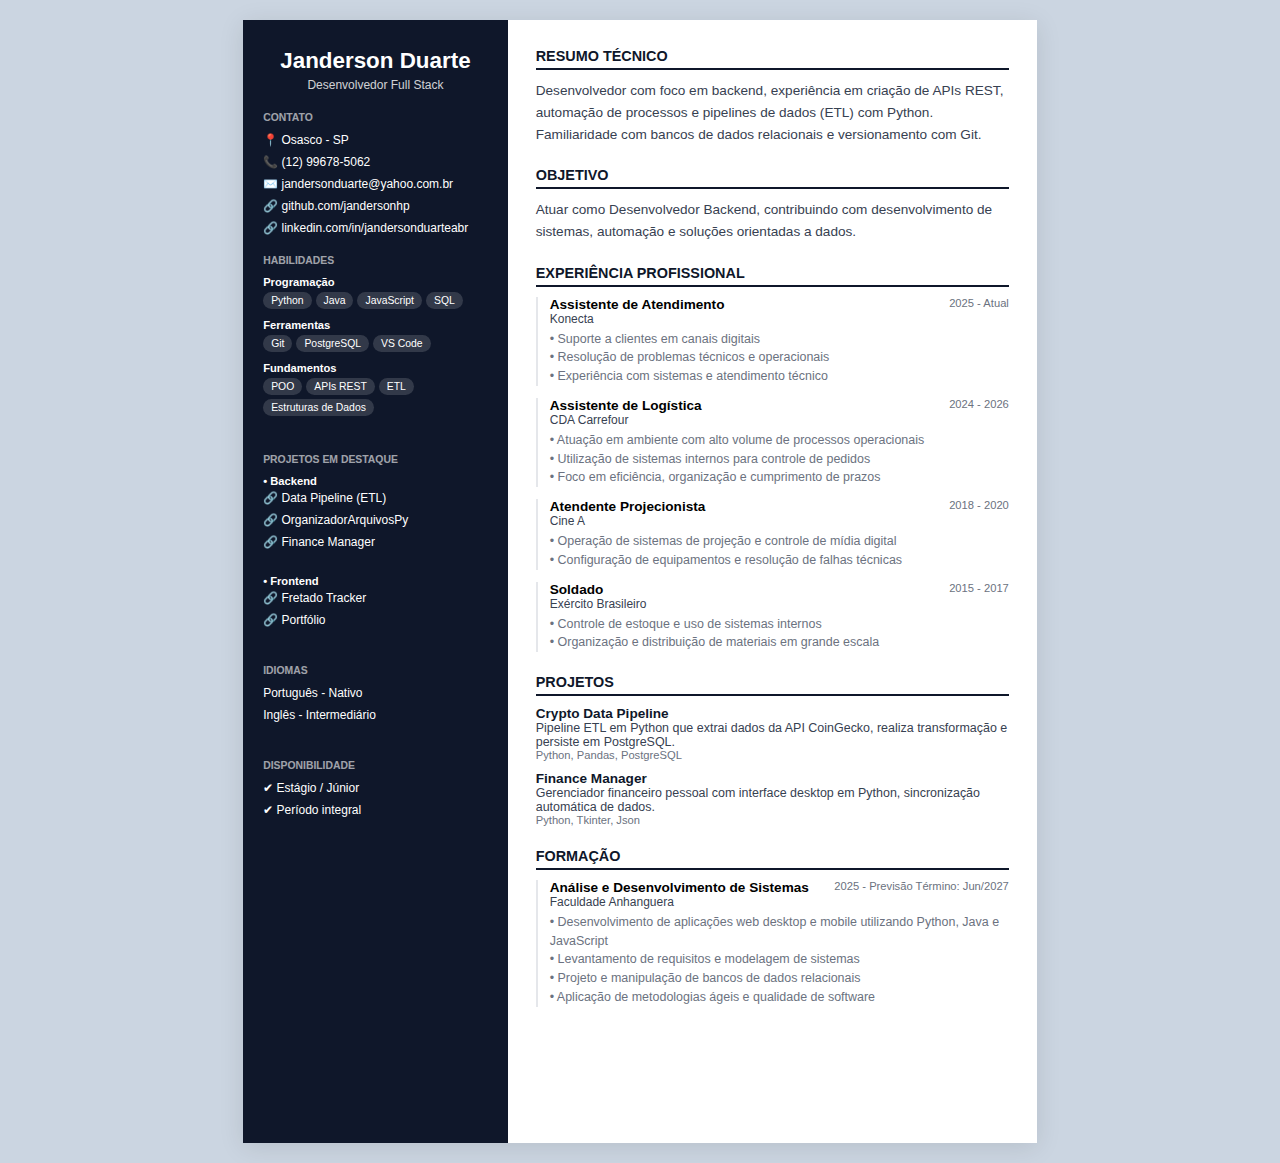
<file: curriculo/TICurriculoJanderson.html>
<!DOCTYPE html>
<html lang="pt-br">
<head>
<meta charset="UTF-8">
<meta name="viewport" content="width=device-width, initial-scale=1.0">
<title>Currículo - Janderson Duarte</title>

<style>
@page {
    margin: 0;
    size: A4;
}

* {
    margin: 0;
    padding: 0;
    box-sizing: border-box;
}

@media print {
    body {
        -webkit-print-color-adjust: exact;
        print-color-adjust: exact;
    }
}

:root {
    --primary: #0f172a;
    --primary-light: #1f2937;
    --text: #111827;
    --text-secondary: #374151;
    --text-muted: #6b7280;
    --border: #e5e7eb;
    --white: #ffffff;
    --accent: #10b981;
}

body {
    font-family: 'Segoe UI', -apple-system, BlinkMacSystemFont, Roboto, sans-serif;
    background: #cbd5e1;
    display: flex;
    justify-content: center;
    padding: 20px;
}

.page {
    width: 210mm;
    min-height: 297mm;
    background: var(--white);
    box-shadow: 0 4px 24px rgba(0,0,0,0.1);
    display: grid;
    grid-template-columns: 70mm 1fr;
}

@media print {
    body { background: transparent; padding: 0; }
    .page { box-shadow: none; }
}

/* SIDEBAR */
.sidebar {
    background: var(--primary);
    color: var(--white);
    padding: 28px 20px;
}

.name {
    text-align: center;
    font-size: 1.4rem;
    font-weight: 700;
    margin-bottom: 4px;
}

.subtitle {
    text-align: center;
    font-size: 0.75rem;
    opacity: 0.8;
    margin-bottom: 20px;
}

.sidebar-section {
    margin-bottom: 20px;
}

.sidebar-title {
    font-size: 0.65rem;
    font-weight: 700;
    text-transform: uppercase;
    opacity: 0.6;
    margin-bottom: 10px;
}

/* Contact */
.contact-item {
    font-size: 0.75rem;
    margin-bottom: 8px;
}

.contact-item a {
    color: var(--white);
    text-decoration: none;
}

/* Skills */
.skill-group {
    margin-bottom: 10px;
}

.skill-group-name {
    font-size: 0.7rem;
    font-weight: 600;
    margin-bottom: 4px;
}

.skill-tags {
    display: flex;
    flex-wrap: wrap;
    gap: 4px;
}

.skill-tag {
    background: rgba(255,255,255,0.15);
    padding: 3px 8px;
    border-radius: 10px;
    font-size: 0.65rem;
}

/* Languages */
.language-item {
    font-size: 0.75rem;
    margin-bottom: 8px;
}

.language-level {
    font-size: 0.65rem;
    opacity: 0.7;
}

/* MAIN */
.main {
    padding: 28px;
}

.main-section {
    margin-bottom: 22px;
}

.main-title {
    font-size: 0.9rem;
    font-weight: 700;
    color: var(--primary);
    text-transform: uppercase;
    margin-bottom: 10px;
    border-bottom: 2px solid var(--primary);
    padding-bottom: 4px;
}

/* Text */
.summary {
    font-size: 0.85rem;
    color: var(--text-secondary);
    line-height: 1.6;
}

.entry {
    margin-bottom: 12px;
    padding-left: 12px;
    border-left: 2px solid var(--border);
}

.entry-header {
    display: flex;
    justify-content: space-between;
    flex-wrap: wrap;
}

.entry-title {
    font-size: 0.85rem;
    font-weight: 600;
}

.entry-date {
    font-size: 0.7rem;
    color: var(--text-muted);
}

.entry-subtitle {
    font-size: 0.75rem;
    color: var(--text-secondary);
}

.entry-desc {
    font-size: 0.78rem;
    color: var(--text-muted);
    margin-top: 4px;
    line-height: 1.5;
}

/* Projects */
.project-entry {
    margin-bottom: 10px;
}

.project-name {
    font-size: 0.85rem;
    font-weight: 600;
}

.project-name a {
    color: var(--primary);
    text-decoration: none;
}

.project-desc {
    font-size: 0.78rem;
    color: var(--text-secondary);
}

.project-tech {
    font-size: 0.7rem;
    color: var(--text-muted);
}
</style>
</head>

<body>
<div class="page">

<!-- SIDEBAR -->
<aside class="sidebar">
    <div class="name">Janderson Duarte</div>
    <div class="subtitle">Desenvolvedor Full Stack</div>

    <div class="sidebar-section">
        <div class="sidebar-title">Contato</div>
        <div class="contact-item">📍 Osasco - SP</div>
        <div class="contact-item">📞 (12) 99678-5062</div>
        <div class="contact-item">✉️ jandersonduarte@yahoo.com.br</div>
        <div class="contact-item">🔗 <a href="https://github.com/jandersonhp">github.com/jandersonhp</a></div>
        <div class="contact-item">🔗 <a href="https://linkedin.com/in/jandersonduarteabr">linkedin.com/in/jandersonduarteabr</a></div>
    </div>

    <div class="sidebar-section">
        <div class="sidebar-title">Habilidades</div>

        <div class="skill-group">
            <div class="skill-group-name">Programação</div>
            <div class="skill-tags">
                <span class="skill-tag">Python</span>
                <span class="skill-tag">Java</span>
                <span class="skill-tag">JavaScript</span>
                <span class="skill-tag">SQL</span>
            </div>
        </div>

        <div class="skill-group">
            <div class="skill-group-name">Ferramentas</div>
            <div class="skill-tags">
                <span class="skill-tag">Git</span>
                <span class="skill-tag">PostgreSQL</span>
                <span class="skill-tag">VS Code</span>
            </div>
        </div>

        <div class="skill-group">
            <div class="skill-group-name">Fundamentos</div>
            <div class="skill-tags">
                <span class="skill-tag">POO</span>
                <span class="skill-tag">APIs REST</span>
                <span class="skill-tag">ETL</span>
                <span class="skill-tag">Estruturas de Dados</span>
            </div>
        </div>
    </div>
<br>
    <div class="sidebar-section">
    <div class="sidebar-title">Projetos em Destaque</div>
    <div class="skill-group-name">• Backend</div>
    <div class="contact-item">
        🔗 <a href="https://github.com/jandersonhp/crypto-data-pipeline">
            Data Pipeline (ETL)
        </a>
    </div>
    
    <div class="contact-item">
        🔗 <a href="https://github.com/jandersonhp/OrganizadorArquivosPy">
            OrganizadorArquivosPy
        </a>
    </div>

    <div class="contact-item">
        🔗 <a href="https://github.com/jandersonhp/finance_manager">
            Finance Manager
        </a>
    </div>
    <br>
    <div class="skill-group-name">• Frontend</div>
    <div class="contact-item">
        🔗 <a href="https://github.com/jandersonhp/fretado-tracker">
            Fretado Tracker
        </a>
    </div>
    
    <div class="contact-item">
        🔗 <a href="https://jandersonhp.github.io/">
            Portfólio
        </a>
    </div>


</div>
<br>
    <div class="sidebar-section">
        <div class="sidebar-title">Idiomas</div>
        <div class="language-item">Português - Nativo</div>
        <div class="language-item">Inglês - Intermediário</div>
    </div>
<br>
    <div class="sidebar-section">
        <div class="sidebar-title">Disponibilidade</div>
        <div class="contact-item">✔ Estágio / Júnior</div>
        <div class="contact-item">✔ Período integral</div>
    </div>
</aside>


<!-- MAIN -->
<main class="main">

<section class="main-section">
    <h2 class="main-title">Resumo Técnico</h2>
    <p class="summary">
        Desenvolvedor com foco em backend, experiência em criação de APIs REST, automação de processos
        e pipelines de dados (ETL) com Python. Familiaridade com bancos de dados relacionais
        e versionamento com Git.
    </p>
</section>

<section class="main-section">
    <h2 class="main-title">Objetivo</h2>
    <p class="summary">
        Atuar como Desenvolvedor Backend, contribuindo com desenvolvimento de sistemas,
        automação e soluções orientadas a dados.
    </p>
</section>

<section class="main-section">
    <h2 class="main-title">Experiência Profissional</h2>

    
    <div class="entry">
        <div class="entry-header">
            <span class="entry-title">Assistente de Atendimento</span>
            <span class="entry-date">2025 - Atual</span>
        </div>
        <div class="entry-subtitle">Konecta</div>
        <div class="entry-desc">
            • Suporte a clientes em canais digitais<br>
            • Resolução de problemas técnicos e operacionais<br>
            • Experiência com sistemas e atendimento técnico
        </div>
    </div>

    <div class="entry">
        <div class="entry-header">
            <span class="entry-title">Assistente de Logística</span>
            <span class="entry-date">2024 - 2026</span>
        </div>
        <div class="entry-subtitle">CDA Carrefour</div>
        <div class="entry-desc">
            • Atuação em ambiente com alto volume de processos operacionais<br>
            • Utilização de sistemas internos para controle de pedidos<br>
            • Foco em eficiência, organização e cumprimento de prazos
        </div>
    </div>

    <div class="entry">
        <div class="entry-header">
            <span class="entry-title">Atendente Projecionista</span>
            <span class="entry-date">2018 - 2020</span>
        </div>
        <div class="entry-subtitle">Cine A</div>
        <div class="entry-desc">
            • Operação de sistemas de projeção e controle de mídia digital<br>
            • Configuração de equipamentos e resolução de falhas técnicas
        </div>
    </div>
    <div class="entry">
        <div class="entry-header">
            <span class="entry-title">Soldado</span>
            <span class="entry-date">2015 - 2017</span>
        </div>
        <div class="entry-subtitle">Exército Brasileiro</div>
        <div class="entry-desc">
            • Controle de estoque e uso de sistemas internos<br>
            • Organização e distribuição de materiais em grande escala
        </div>
    </div>
</section>

<section class="main-section">
    <h2 class="main-title">Projetos</h2>

    <div class="project-entry">
        <div class="project-name"><a href="https://github.com/jandersonhp/crypto-data-pipeline">Crypto Data Pipeline</a></div>
        <div class="project-desc">
            Pipeline ETL em Python que extrai dados da API CoinGecko, realiza transformação e persiste em PostgreSQL.
        </div>
        <div class="project-tech">Python, Pandas, PostgreSQL</div>
    </div>
    
    <div class="project-entry">
        <div class="project-name"><a href="https://github.com/jandersonhp/finance_manager">Finance Manager</a></div>
        <div class="project-desc">
            Gerenciador financeiro pessoal com interface desktop em Python, sincronização automática de dados.
        </div>
        <div class="project-tech">Python, Tkinter, Json</div>
    </div>

</section>

<section class="main-section">
    <h2 class="main-title">Formação</h2>
    <div class="entry">
        <div class="entry-header">
            <span class="entry-title">Análise e Desenvolvimento de Sistemas</span>
            <span class="entry-date">2025 - Previsão Término: Jun/2027</span>
        </div>
        <div class="entry-subtitle">Faculdade Anhanguera</div>
        <div class="entry-desc">
• Desenvolvimento de aplicações web desktop e mobile utilizando Python, Java e JavaScript<br>
• Levantamento de requisitos e modelagem de sistemas<br>
• Projeto e manipulação de bancos de dados relacionais<br>
• Aplicação de metodologias ágeis e qualidade de software
</div>
    </div>
</section>

</main>
</div>
</body>
</html>
</file>
<file: style.css>
/* ======== BASE ======== */
body {
  background: #1e1e1e;
  margin: 0;
  font-family: monospace;
  display: flex;
  justify-content: center;
  align-items: center;
  min-height: 100vh;
}

.terminal-adwaita {
  background: #2e3436;
  color: #eeeeec;
  width: 90vw;
  max-width: 800px;
  border-radius: 6px;
  box-shadow: 0 0 15px rgba(0, 0, 0, 0.5);
  display: flex;
  flex-direction: column;
  border: 1px solid #555753;
  overflow: hidden;
}

.terminal-header {
  background: #3c3f41;
  padding: 8px 12px;
  font-weight: bold;
  border-bottom: 1px solid #2e3436;
  color: #d3d7cf;
  display: flex;
  justify-content: space-between;
  align-items: center;
  font-family: sans-serif;
}

.window-buttons {
  display: flex;
  gap: 6px;
}

.window-buttons span {
  width: 12px;
  height: 12px;
  border-radius: 50%;
  display: inline-block;
}

.btn-close { background: #cc575d; }
.btn-minimize { background: #d6b04d; }
.btn-maximize { background: #6fc877; }

.terminal-body {
  padding: 16px;
  flex-grow: 1;
  overflow-x: auto;
  white-space: pre-wrap;
  line-height: 1.4;
  font-size: 16px;
}

@keyframes blink {
  0%, 50% { opacity: 1; }
  51%, 100% { opacity: 0; }
}

.cursor {
  animation: blink 1s infinite;
  font-weight: bold;
  color: #eeeeec;
}

/* ======== RESPONSIVIDADE ======== */
@media (max-width: 768px) {
  body {
    align-items: flex-start;
    padding: 20px 0;
  }

  .terminal-adwaita {
    width: 95vw;
    max-width: none;
    height: auto;       
    border-radius: 8px;
  }

  .terminal-header {
    font-size: 14px;
    padding: 8px 10px;
  }

  .window-buttons span {
    width: 10px;
    height: 10px;
  }

  .terminal-body {
    padding: 12px;
    font-size: 13px;
    line-height: 1.3;
  }
}

@media (max-width: 400px) {
  .terminal-header span {
    font-size: 12px;
  }

  .terminal-body {
    font-size: 12px;
    padding: 10px;
  }
}
</file>
